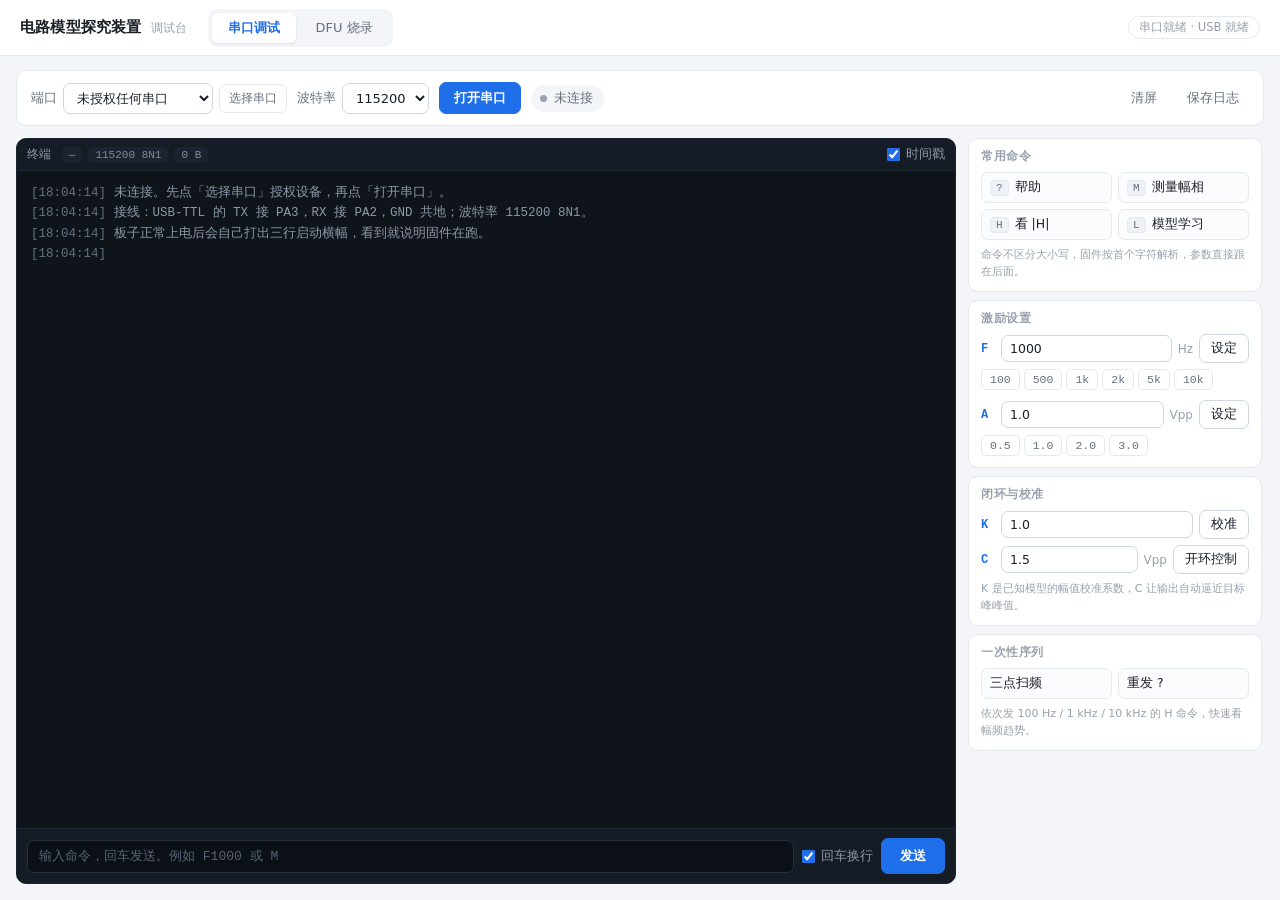
<file: 工具/调试台/index.html>
<!DOCTYPE html>
<html lang="zh-CN">
<head>
<meta charset="utf-8">
<meta name="viewport" content="width=device-width, initial-scale=1">
<title>电路模型探究装置 · 调试台</title>
<link rel="stylesheet" href="style.css?v=20261031b">
</head>
<body>

<header>
  <div class="brand">
    <b>电路模型探究装置</b>
    <span>调试台</span>
  </div>

  <div class="tabs" role="tablist">
    <button class="tab active" data-tab="serial" role="tab">串口调试</button>
    <button class="tab" data-tab="flash" role="tab">DFU 烧录</button>
  </div>

  <div class="spacer"></div>
  <div class="env-badge" id="envBadge">检测浏览器能力…</div>
</header>

<main>

  <!-- ======================================================= 串口调试 -->
  <section class="panel active" id="serial">

    <div class="card toolbar">
      <div class="field">
        <label for="portSel">端口</label>
        <select id="portSel" style="min-width:150px">
          <option value="">未授权任何串口</option>
        </select>
        <button id="btnPickPort" class="icon-btn">选择串口</button>
      </div>

      <div class="field">
        <label for="baudSel">波特率</label>
        <select id="baudSel">
          <option>115200</option>
          <option>9600</option>
          <option>57600</option>
          <option>230400</option>
          <option>460800</option>
          <option>921600</option>
        </select>
      </div>

      <button id="btnOpen" class="primary">打开串口</button>
      <div class="led" id="serialLed"><i></i><span>未连接</span></div>

      <div class="spacer"></div>
      <button id="btnClear" class="ghost">清屏</button>
      <button id="btnSaveLog" class="ghost">保存日志</button>
    </div>

    <div class="work">
      <div class="term-wrap">
        <div class="term-bar">
          <span class="title">终端</span>
          <span class="chip" id="chipPort">—</span>
          <span class="chip" id="chipBaud">115200 8N1</span>
          <span class="chip" id="chipCount">0 B</span>
          <div class="spacer"></div>
          <label class="check"><input type="checkbox" id="chkTime" checked>时间戳</label>
        </div>
        <div id="term"></div>
        <div class="send-row">
          <input type="text" id="sendInput" placeholder="输入命令，回车发送。例如 F1000 或 M" autocomplete="off" spellcheck="false">
          <label class="check"><input type="checkbox" id="chkNewline" checked>回车换行</label>
          <button id="btnSend" class="primary">发送</button>
        </div>
      </div>

      <aside class="cmd-panel">

        <div class="cmd-group">
          <h3>常用命令</h3>
          <div class="cmd-grid">
            <button class="cmd-btn" data-cmd="?"><kbd>?</kbd>帮助</button>
            <button class="cmd-btn" data-cmd="M"><kbd>M</kbd>测量幅相</button>
            <button class="cmd-btn" data-cmd="H"><kbd>H</kbd>看 |H|</button>
            <button class="cmd-btn" data-cmd="L"><kbd>L</kbd>模型学习</button>
          </div>
          <p class="hint">命令不区分大小写，固件按首个字符解析，参数直接跟在后面。</p>
        </div>

        <div class="cmd-group">
          <h3>激励设置</h3>

          <div class="cmd-row">
            <label>F</label>
            <input type="number" id="inFreq" value="1000" min="1" max="20000" step="1">
            <span style="font-size:12px;color:var(--text-mute)">Hz</span>
            <button id="btnFreq">设定</button>
          </div>
          <div class="presets">
            <button class="preset" data-freq="100">100</button>
            <button class="preset" data-freq="500">500</button>
            <button class="preset" data-freq="1000">1k</button>
            <button class="preset" data-freq="2000">2k</button>
            <button class="preset" data-freq="5000">5k</button>
            <button class="preset" data-freq="10000">10k</button>
          </div>

          <div class="cmd-row" style="margin-top:10px">
            <label>A</label>
            <input type="number" id="inAmp" value="1.0" min="0.1" max="3.3" step="0.1">
            <span style="font-size:12px;color:var(--text-mute)">Vpp</span>
            <button id="btnAmp">设定</button>
          </div>
          <div class="presets">
            <button class="preset" data-amp="0.5">0.5</button>
            <button class="preset" data-amp="1.0">1.0</button>
            <button class="preset" data-amp="2.0">2.0</button>
            <button class="preset" data-amp="3.0">3.0</button>
          </div>
        </div>

        <div class="cmd-group">
          <h3>闭环与校准</h3>

          <div class="cmd-row">
            <label>K</label>
            <input type="number" id="inK" value="1.0" min="0.2" max="5" step="0.001">
            <button id="btnK">校准</button>
          </div>

          <div class="cmd-row">
            <label>C</label>
            <input type="number" id="inC" value="1.5" min="0.1" max="3.3" step="0.1">
            <span style="font-size:12px;color:var(--text-mute)">Vpp</span>
            <button id="btnC">开环控制</button>
          </div>

          <p class="hint">K 是已知模型的幅值校准系数，C 让输出自动逼近目标峰峰值。</p>
        </div>

        <div class="cmd-group">
          <h3>一次性序列</h3>
          <div class="cmd-grid">
            <button class="cmd-btn" id="btnSweep">三点扫频</button>
            <button class="cmd-btn" id="btnBanner">重发 ?</button>
          </div>
          <p class="hint">依次发 100 Hz / 1 kHz / 10 kHz 的 H 命令，快速看幅频趋势。</p>
        </div>

      </aside>
    </div>
  </section>

  <!-- ======================================================= DFU 烧录 -->
  <section class="panel" id="flash">

    <div class="grid">

      <div class="col">

        <div class="sect">
          <h3><span class="n">1</span>连接 DFU 设备</h3>
          <button id="btnUsb" class="primary" style="width:100%">连接 DFU 设备（0483:DF11）</button>
          <dl class="kv" style="margin-top:12px">
            <dt>设备</dt><dd id="usbName" class="empty">未连接</dd>
            <dt>VID:PID</dt><dd id="usbIds" class="empty">—</dd>
            <dt>bootloader</dt><dd id="usbVer" class="empty">—</dd>
            <dt>接口 / 块</dt><dd id="usbIface" class="empty">—</dd>
            <dt>状态</dt><dd id="usbState" class="empty">—</dd>
          </dl>

          <details class="steps" style="margin-top:12px">
            <summary>怎么让板子进 DFU</summary>
            <div class="body">
              <ol>
                <li>上排第 1 针（丝印 <code>BT0</code>）用杜邦线接到旁边的 <code>3V3</code></li>
                <li>插上板载 Type-C，或按一下复位键</li>
                <li>设备管理器出现 <code>STM32 BOOTLOADER</code> 即成功</li>
                <li>烧完拔掉 BOOT0 那根线，再复位，程序才跑</li>
              </ol>
              首次使用需用 Zadig 给这个设备装一次 WinUSB 驱动，见 <code>工具\README.md</code>。
            </div>
          </details>
        </div>

        <div class="sect">
          <h3><span class="n">2</span>选择固件</h3>
          <div class="drop" id="dropZone">
            <b>点击选择 .hex 文件</b>
            <span>或把文件拖到这里<br>默认路径 Keil\Objects\CircuitModel.hex</span>
          </div>
          <input type="file" id="fileInput" accept=".hex,.HEX" class="hide">
          <dl class="kv" style="margin-top:12px">
            <dt>文件</dt><dd id="fileInfo" class="empty">未选择</dd>
            <dt>地址范围</dt><dd id="fileRange" class="empty">—</dd>
            <dt>数据量</dt><dd id="fileSize" class="empty">—</dd>
            <dt>分段</dt><dd id="fileSegs" class="empty">—</dd>
          </dl>
        </div>

        <div class="sect">
          <h3><span class="n">3</span>烧录</h3>
          <button id="btnFlash" class="primary" style="width:100%" disabled>开始烧录</button>
          <div class="progress" id="progWrap"><i id="progBar"></i></div>
          <div class="prog-line">
            <span id="progText">等待开始</span>
            <span id="progPct">0%</span>
          </div>
          <p class="hint" style="font-size:11.5px;color:var(--text-mute);margin:9px 0 0;line-height:1.6">
            每一块都由芯片返回状态确认，失败立即中断。烧完芯片自动复位并重新枚举。
          </p>
        </div>

      </div>

      <div class="col" style="min-height:0">

        <div class="tip" style="flex:0 0 auto">
          <span><b>本页走浏览器原生 WebUSB，免安装。</b>若浏览器访问不到设备（驱动不是 WinUSB，或被 CubeProgrammer 占用），
          按 <code>工具\README.md</code> 重装一次 WinUSB，或改用 ST-Link 在 Keil 里按 F8。</span>
        </div>

        <div class="log-wrap">
          <div class="log-head">
            <span class="title">烧录日志</span>
            <div class="spacer"></div>
            <button id="btnClearLog" class="ghost">清空</button>
            <button id="btnSaveLog2" class="ghost">保存</button>
          </div>
          <div id="flog"></div>
        </div>

      </div>
    </div>
  </section>

</main>

<script src="app.js?v=20261031b"></script>
</body>
</html>
</file>
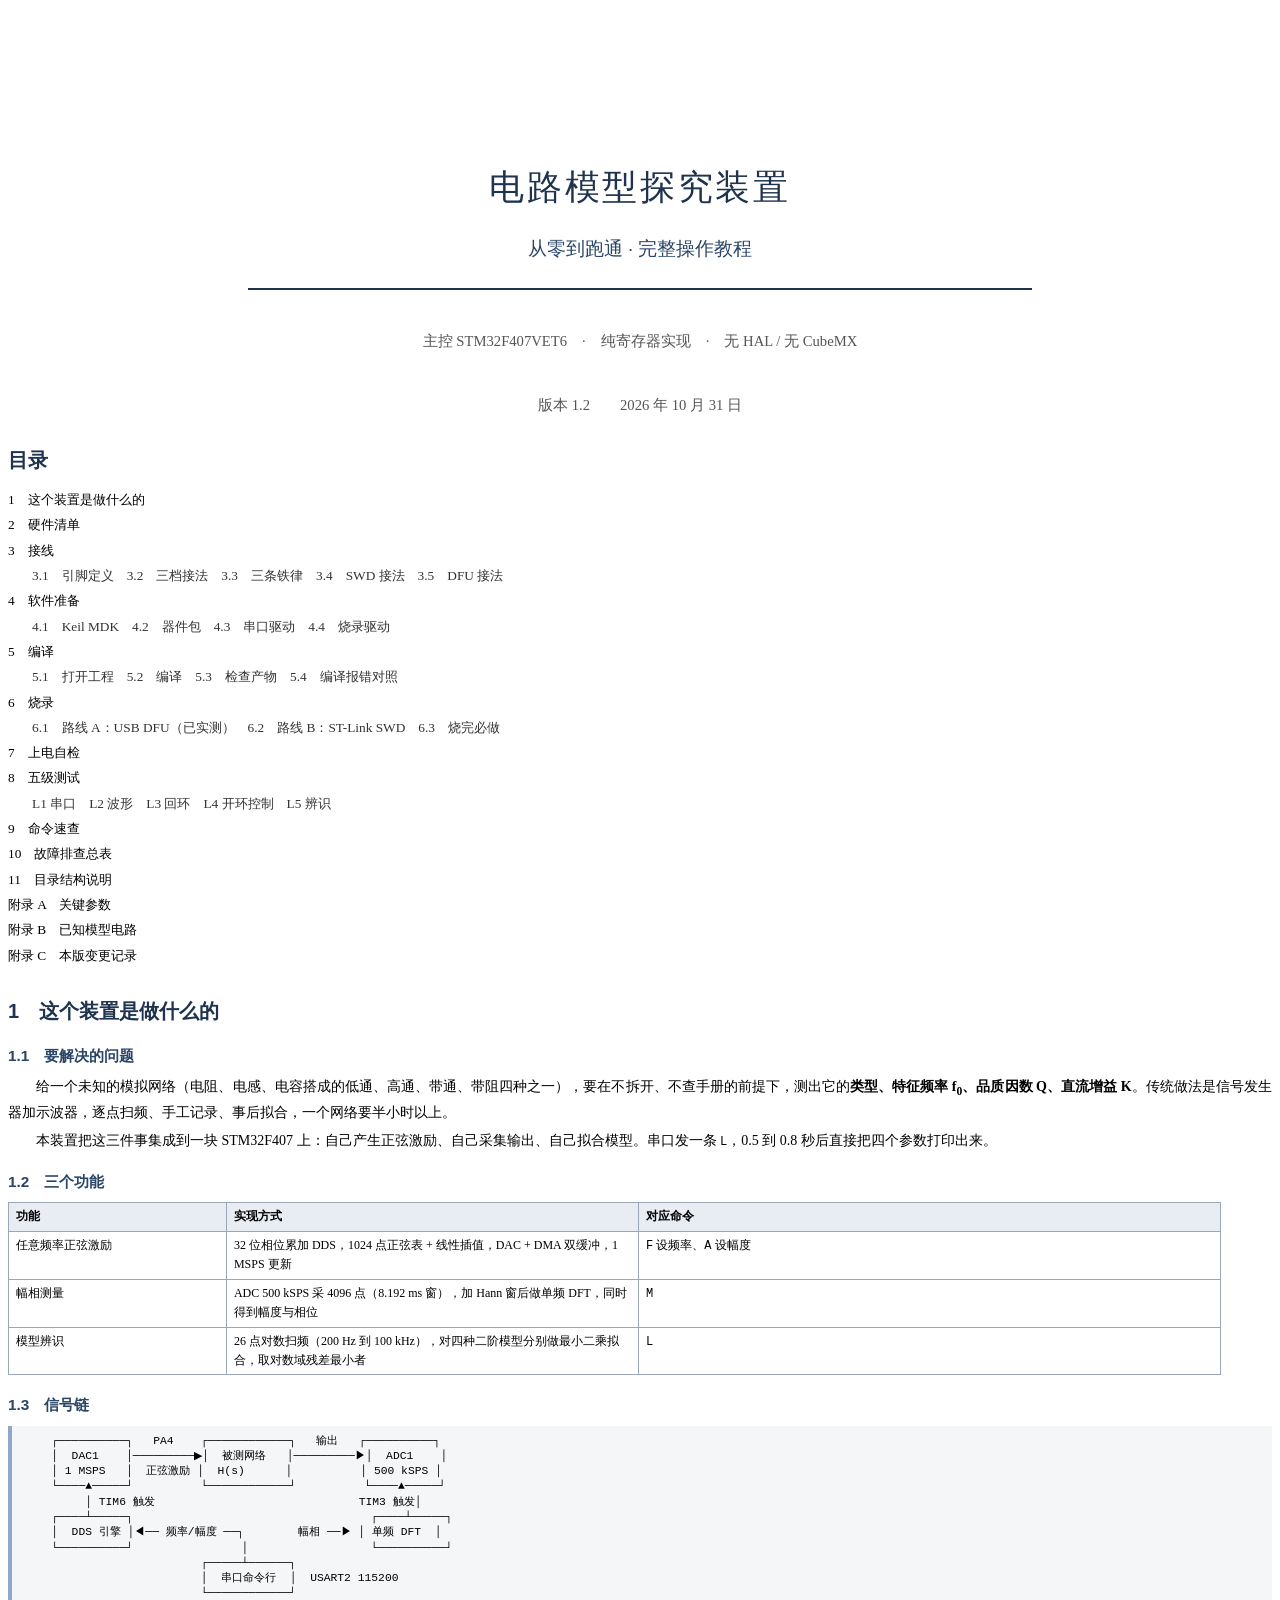
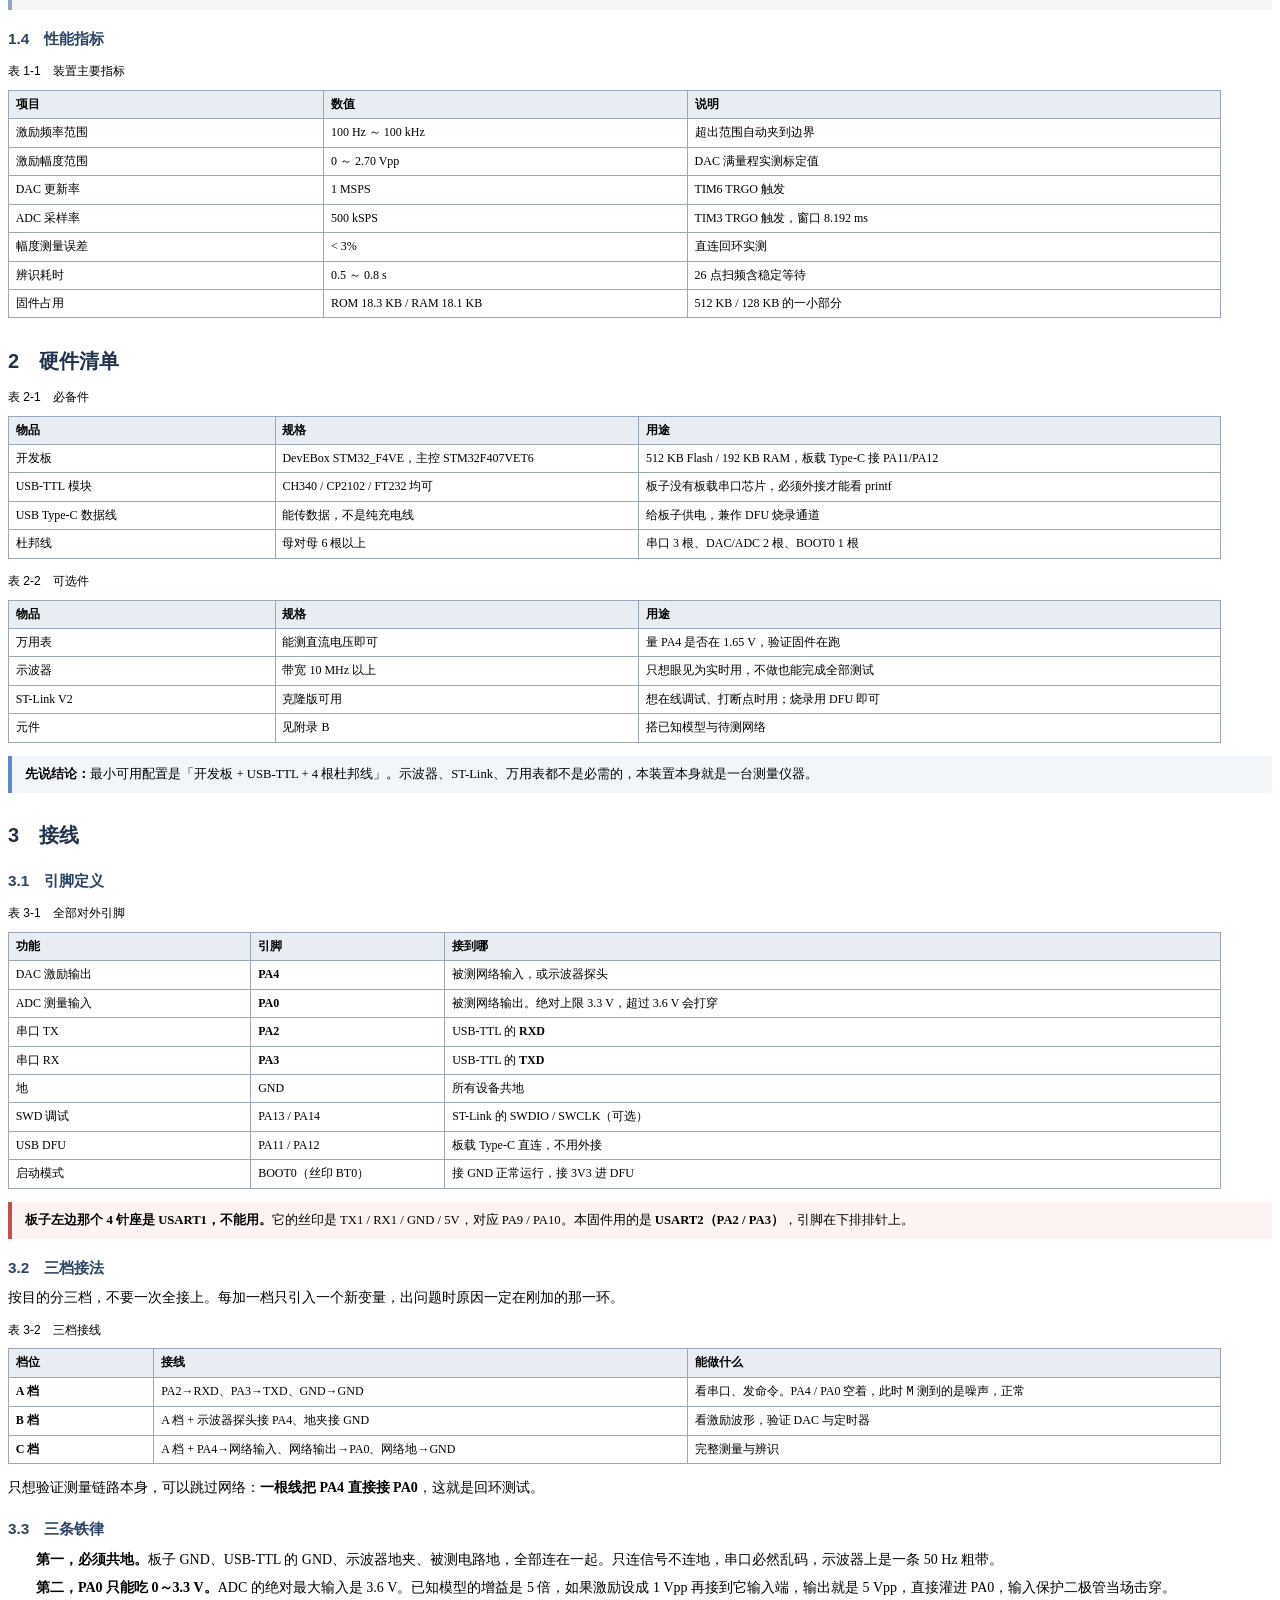
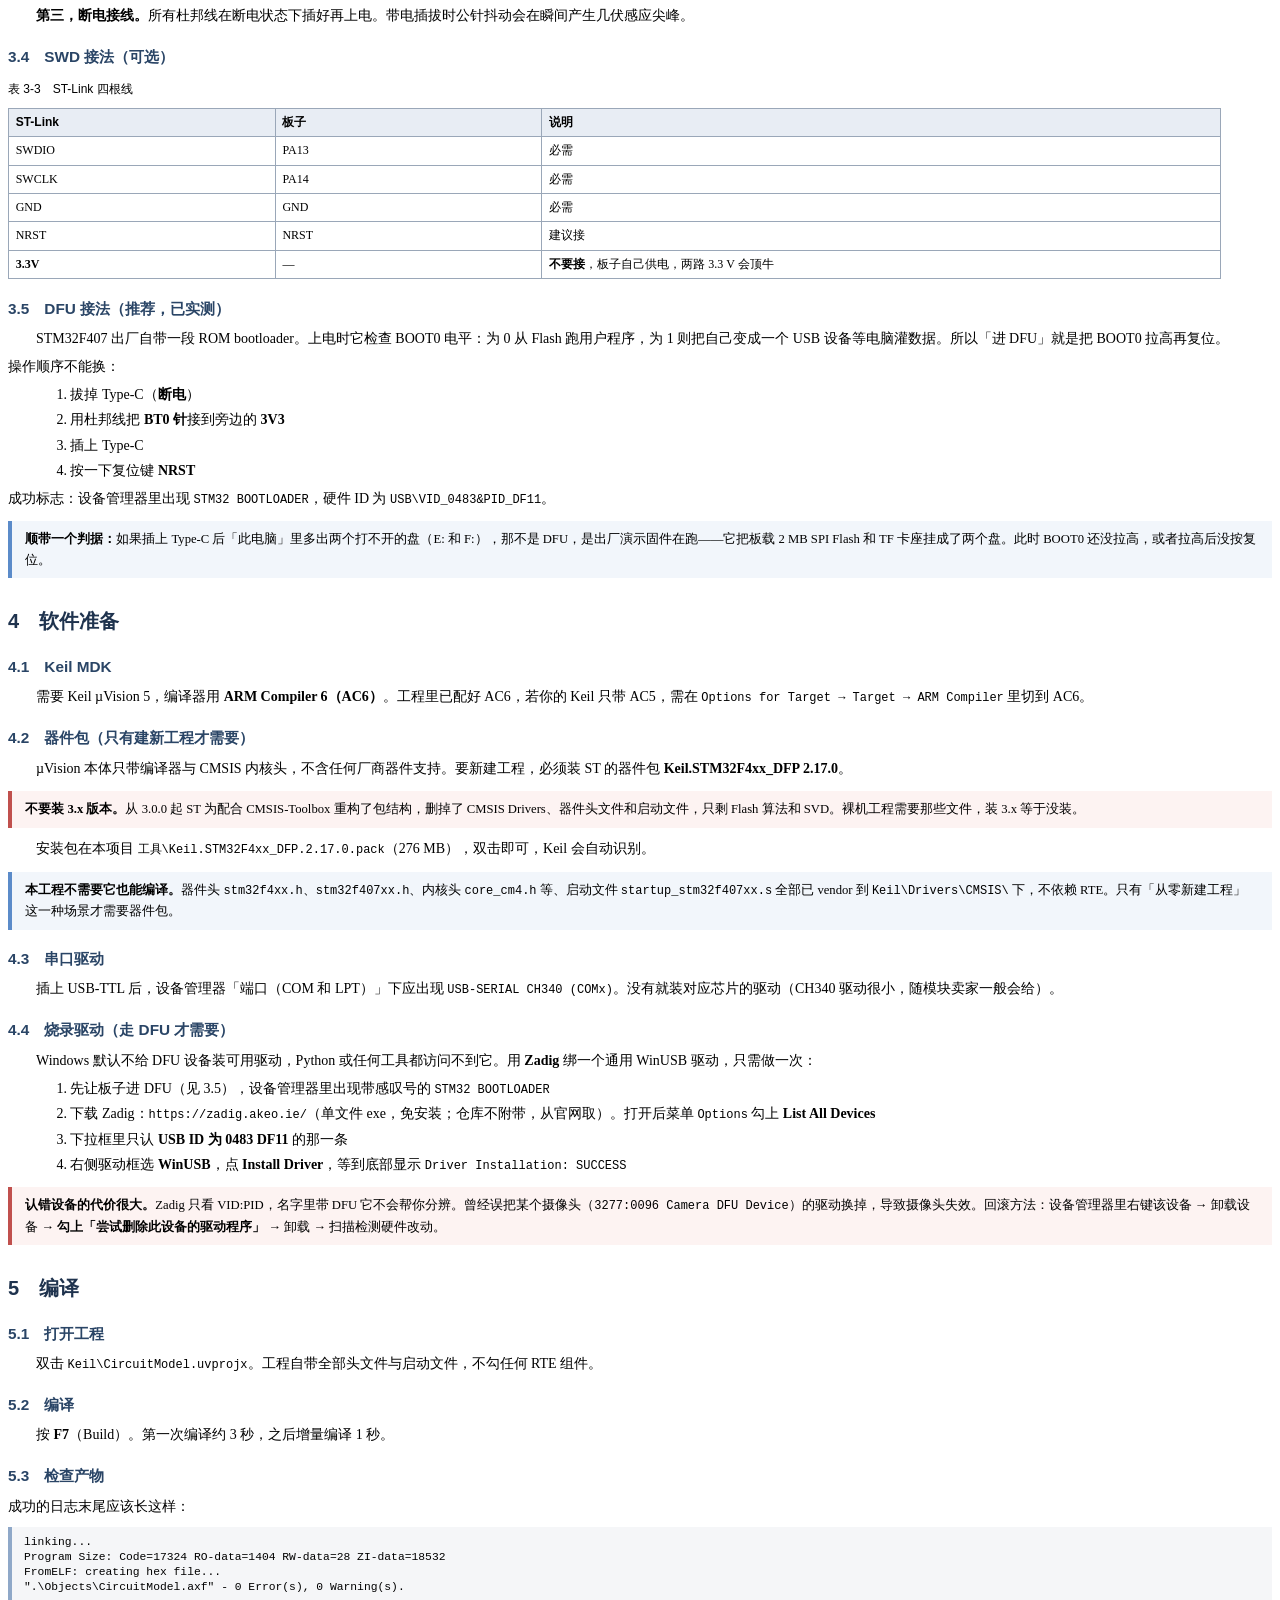
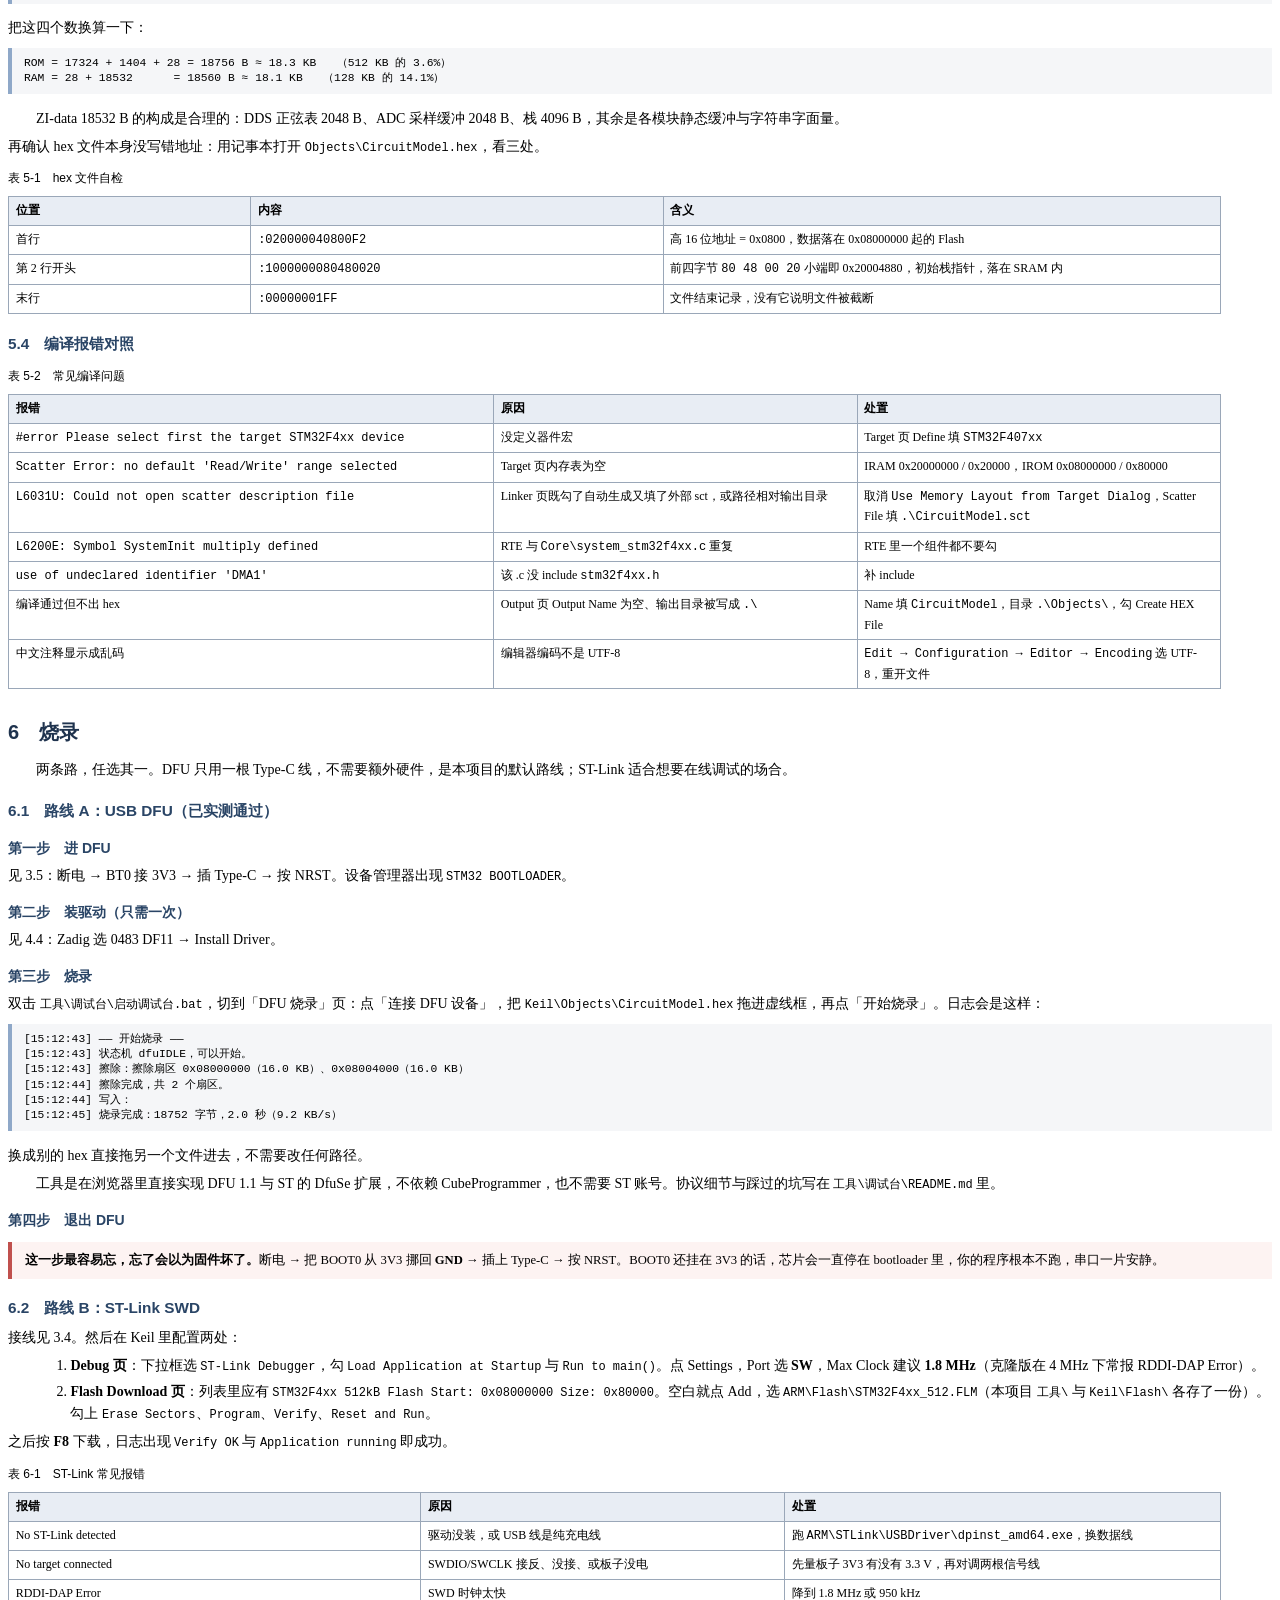
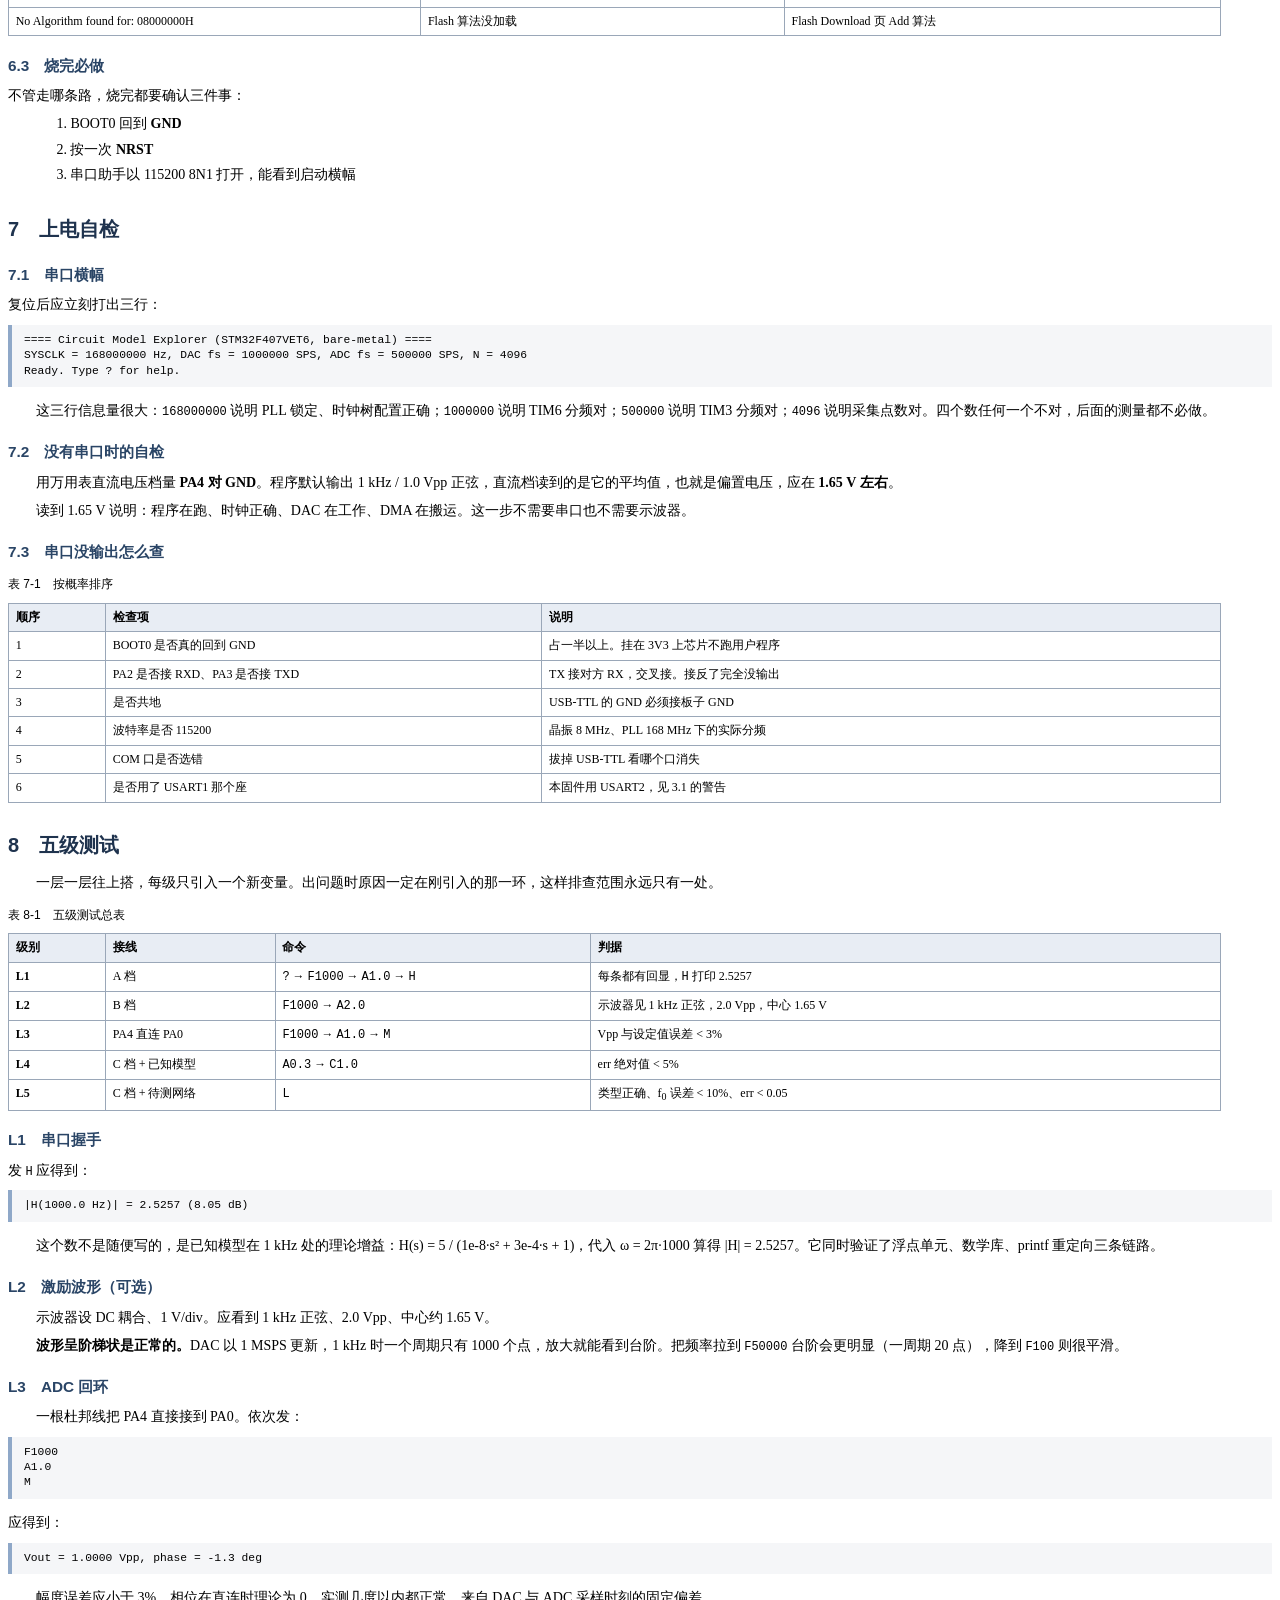
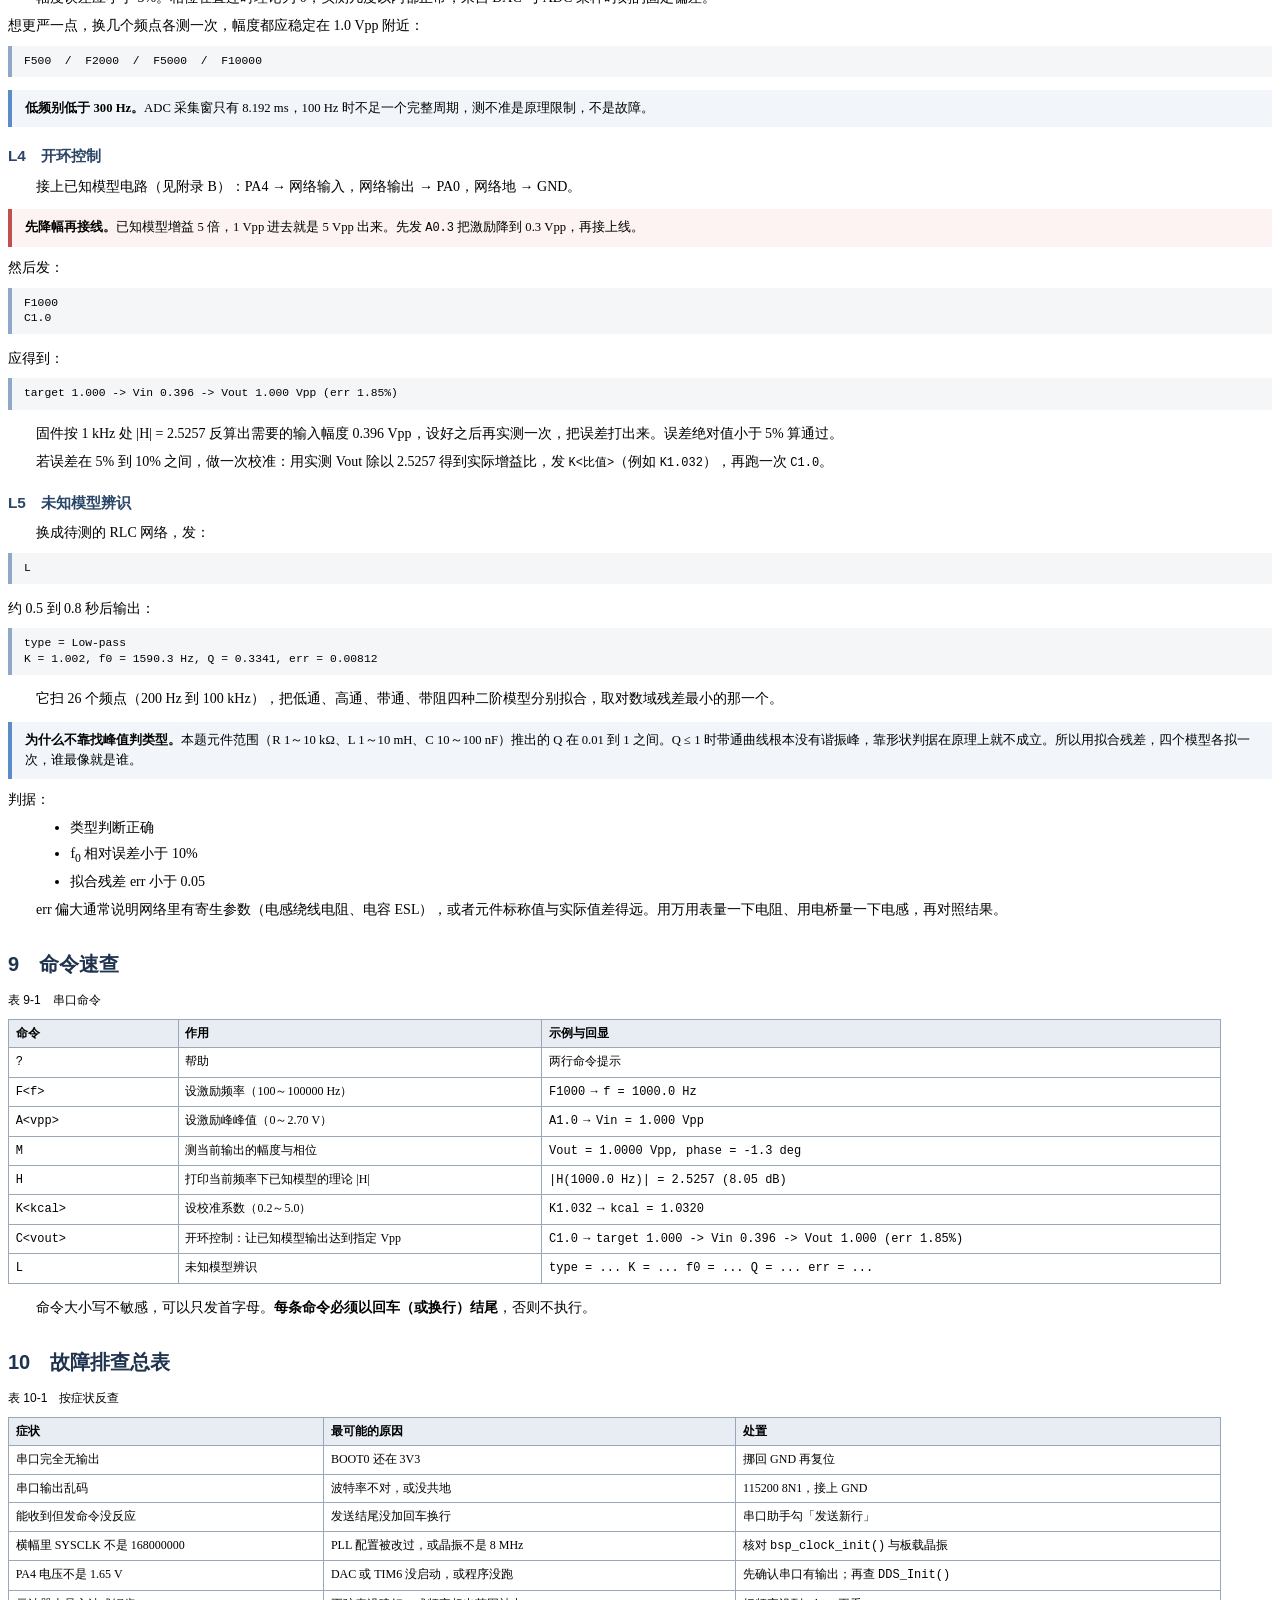
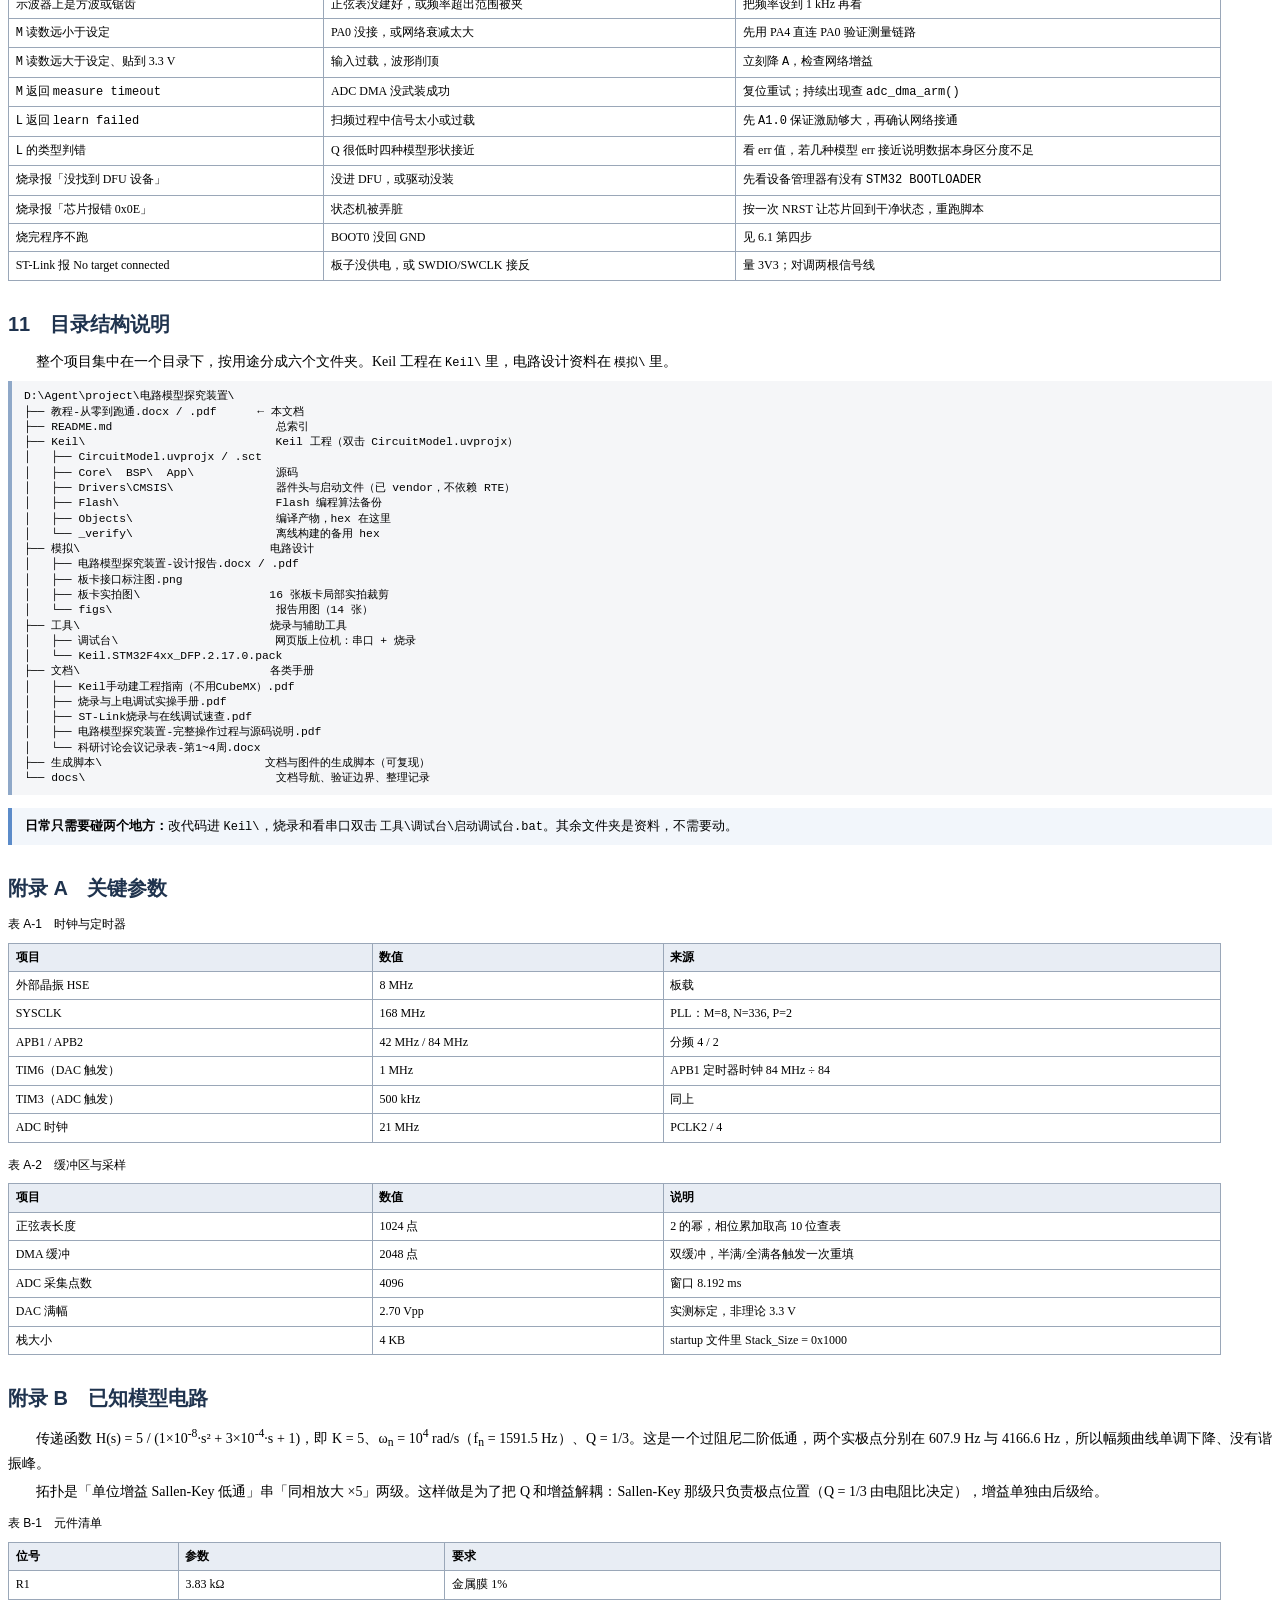
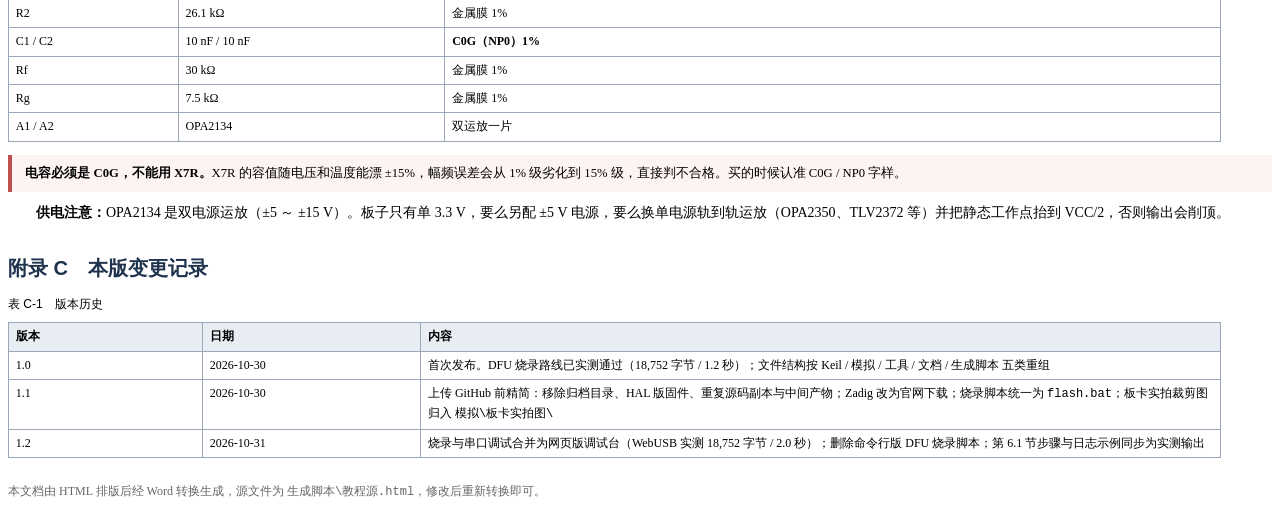
<file: 生成脚本/教程源.html>
<!DOCTYPE html>
<html>
<head>
<meta charset="utf-8">
<title>电路模型探究装置 · 从零到跑通</title>
<style>
@page { size: A4; margin: 2.4cm 2.4cm 2.2cm 2.4cm; }
* { -webkit-print-color-adjust: exact; print-color-adjust: exact; }
body { font-family: "宋体", serif; font-size: 10.5pt; line-height: 1.62; color: #000; }
h1 { font-family: "黑体", sans-serif; font-size: 15pt; color: #1F334E; margin: 20pt 0 8pt 0; page-break-after: avoid; }
h2 { font-family: "黑体", sans-serif; font-size: 11.5pt; color: #2A4566; margin: 13pt 0 5pt 0; page-break-after: avoid; }
h3 { font-family: "黑体", sans-serif; font-size: 10.5pt; color: #2A4566; margin: 10pt 0 4pt 0; page-break-after: avoid; }
p { margin: 4pt 0; text-indent: 2em; text-align: justify; }
p.ni { text-indent: 0; }
ul, ol { margin: 4pt 0 4pt 1.6em; }
li { margin: 2pt 0; }
table { border-collapse: collapse; width: 96%; margin: 6pt 0 10pt 0; font-size: 9pt; }
th { background-color: #E8EDF4; border: 1px solid #9AA7B8; padding: 3pt 5pt; font-family: "黑体", sans-serif; font-size: 9pt; text-align: left; }
td { border: 1px solid #9AA7B8; padding: 3pt 5pt; vertical-align: top; }
pre { background-color: #F5F6F8; border-left: 3pt solid #8FA8C8; padding: 6pt 9pt; font-family: Consolas, "Courier New", monospace; font-size: 8.5pt; line-height: 1.35; margin: 6pt 0 10pt 0; }
code { font-family: Consolas, "Courier New", monospace; font-size: 9pt; }
.cap { font-family: "黑体", sans-serif; font-size: 9pt; margin: 8pt 0 2pt 0; page-break-after: avoid; text-indent: 0; }
.note { background-color: #F2F6FB; border-left: 3pt solid #5B8BC9; padding: 6pt 10pt; margin: 8pt 0; font-size: 9.5pt; text-indent: 0; }
.warn { background-color: #FDF3F2; border-left: 3pt solid #C0504D; padding: 6pt 10pt; margin: 8pt 0; font-size: 9.5pt; text-indent: 0; }
.pb { page-break-before: always; }
.cover { text-align: center; margin-top: 4.2cm; }
.cover .t1 { font-family: "黑体", sans-serif; font-size: 26pt; color: #1F334E; letter-spacing: 2pt; }
.cover .t2 { font-family: "黑体", sans-serif; font-size: 14pt; color: #2A4566; margin-top: 14pt; }
.cover .t3 { font-size: 11pt; color: #555; margin-top: 30pt; }
.cover .line { border-top: 1.5pt solid #1F334E; width: 62%; margin: 18pt auto; }
.toc { font-size: 10pt; line-height: 1.9; }
.toc div { text-indent: 0; }
.toc .l2 { padding-left: 1.8em; color: #333; }
</style>
</head>
<body>

<div class="cover">
  <div class="t1">电路模型探究装置</div>
  <div class="t2">从零到跑通 · 完整操作教程</div>
  <div class="line"></div>
  <div class="t3">主控 STM32F407VET6　·　纯寄存器实现　·　无 HAL / 无 CubeMX</div>
  <div class="t3">版本 1.2　　2026 年 10 月 31 日</div>
</div>

<div class="pb"></div>
<h1>目录</h1>
<div class="toc">
<div>1　这个装置是做什么的</div>
<div>2　硬件清单</div>
<div>3　接线</div>
<div class="l2">3.1　引脚定义　3.2　三档接法　3.3　三条铁律　3.4　SWD 接法　3.5　DFU 接法</div>
<div>4　软件准备</div>
<div class="l2">4.1　Keil MDK　4.2　器件包　4.3　串口驱动　4.4　烧录驱动</div>
<div>5　编译</div>
<div class="l2">5.1　打开工程　5.2　编译　5.3　检查产物　5.4　编译报错对照</div>
<div>6　烧录</div>
<div class="l2">6.1　路线 A：USB DFU（已实测）　6.2　路线 B：ST-Link SWD　6.3　烧完必做</div>
<div>7　上电自检</div>
<div>8　五级测试</div>
<div class="l2">L1 串口　L2 波形　L3 回环　L4 开环控制　L5 辨识</div>
<div>9　命令速查</div>
<div>10　故障排查总表</div>
<div>11　目录结构说明</div>
<div>附录 A　关键参数</div>
<div>附录 B　已知模型电路</div>
<div>附录 C　本版变更记录</div>
</div>

<div class="pb"></div>
<h1>1　这个装置是做什么的</h1>

<h2>1.1　要解决的问题</h2>
<p>给一个未知的模拟网络（电阻、电感、电容搭成的低通、高通、带通、带阻四种之一），要在不拆开、不查手册的前提下，测出它的<b>类型、特征频率 f<sub>0</sub>、品质因数 Q、直流增益 K</b>。传统做法是信号发生器加示波器，逐点扫频、手工记录、事后拟合，一个网络要半小时以上。</p>
<p>本装置把这三件事集成到一块 STM32F407 上：自己产生正弦激励、自己采集输出、自己拟合模型。串口发一条 <code>L</code>，0.5 到 0.8 秒后直接把四个参数打印出来。</p>

<h2>1.2　三个功能</h2>
<table>
<tr><th style="width:18%">功能</th><th style="width:34%">实现方式</th><th>对应命令</th></tr>
<tr><td>任意频率正弦激励</td><td>32 位相位累加 DDS，1024 点正弦表 + 线性插值，DAC + DMA 双缓冲，1 MSPS 更新</td><td><code>F</code> 设频率、<code>A</code> 设幅度</td></tr>
<tr><td>幅相测量</td><td>ADC 500 kSPS 采 4096 点（8.192 ms 窗），加 Hann 窗后做单频 DFT，同时得到幅度与相位</td><td><code>M</code></td></tr>
<tr><td>模型辨识</td><td>26 点对数扫频（200 Hz 到 100 kHz），对四种二阶模型分别做最小二乘拟合，取对数域残差最小者</td><td><code>L</code></td></tr>
</table>

<h2>1.3　信号链</h2>
<pre>    ┌──────────┐   PA4    ┌────────────┐   输出   ┌──────────┐
    │  DAC1    │─────────▶│  被测网络   │─────────▶│  ADC1    │
    │ 1 MSPS   │  正弦激励 │  H(s)      │          │ 500 kSPS │
    └────▲─────┘          └────────────┘          └────▲─────┘
         │ TIM6 触发                              TIM3 触发│
    ┌────┴─────┐                                   ┌────┴─────┐
    │  DDS 引擎 │◀── 频率/幅度 ──┐        幅相 ──▶ │ 单频 DFT  │
    └──────────┘                │                  └──────────┘
                          ┌─────┴──────┐
                          │  串口命令行  │  USART2 115200
                          └────────────┘</pre>

<h2>1.4　性能指标</h2>
<div class="cap">表 1-1　装置主要指标</div>
<table>
<tr><th style="width:26%">项目</th><th style="width:30%">数值</th><th>说明</th></tr>
<tr><td>激励频率范围</td><td>100 Hz ～ 100 kHz</td><td>超出范围自动夹到边界</td></tr>
<tr><td>激励幅度范围</td><td>0 ～ 2.70 Vpp</td><td>DAC 满量程实测标定值</td></tr>
<tr><td>DAC 更新率</td><td>1 MSPS</td><td>TIM6 TRGO 触发</td></tr>
<tr><td>ADC 采样率</td><td>500 kSPS</td><td>TIM3 TRGO 触发，窗口 8.192 ms</td></tr>
<tr><td>幅度测量误差</td><td>&lt; 3%</td><td>直连回环实测</td></tr>
<tr><td>辨识耗时</td><td>0.5 ～ 0.8 s</td><td>26 点扫频含稳定等待</td></tr>
<tr><td>固件占用</td><td>ROM 18.3 KB / RAM 18.1 KB</td><td>512 KB / 128 KB 的一小部分</td></tr>
</table>

<h1>2　硬件清单</h1>

<div class="cap">表 2-1　必备件</div>
<table>
<tr><th style="width:22%">物品</th><th style="width:30%">规格</th><th>用途</th></tr>
<tr><td>开发板</td><td>DevEBox STM32_F4VE，主控 STM32F407VET6</td><td>512 KB Flash / 192 KB RAM，板载 Type-C 接 PA11/PA12</td></tr>
<tr><td>USB-TTL 模块</td><td>CH340 / CP2102 / FT232 均可</td><td>板子没有板载串口芯片，必须外接才能看 printf</td></tr>
<tr><td>USB Type-C 数据线</td><td>能传数据，不是纯充电线</td><td>给板子供电，兼作 DFU 烧录通道</td></tr>
<tr><td>杜邦线</td><td>母对母 6 根以上</td><td>串口 3 根、DAC/ADC 2 根、BOOT0 1 根</td></tr>
</table>

<div class="cap">表 2-2　可选件</div>
<table>
<tr><th style="width:22%">物品</th><th style="width:30%">规格</th><th>用途</th></tr>
<tr><td>万用表</td><td>能测直流电压即可</td><td>量 PA4 是否在 1.65 V，验证固件在跑</td></tr>
<tr><td>示波器</td><td>带宽 10 MHz 以上</td><td>只想眼见为实时用，不做也能完成全部测试</td></tr>
<tr><td>ST-Link V2</td><td>克隆版可用</td><td>想在线调试、打断点时用；烧录用 DFU 即可</td></tr>
<tr><td>元件</td><td>见附录 B</td><td>搭已知模型与待测网络</td></tr>
</table>

<div class="note"><b>先说结论：</b>最小可用配置是「开发板 + USB-TTL + 4 根杜邦线」。示波器、ST-Link、万用表都不是必需的，本装置本身就是一台测量仪器。</div>

<div class="pb"></div>
<h1>3　接线</h1>

<h2>3.1　引脚定义</h2>
<div class="cap">表 3-1　全部对外引脚</div>
<table>
<tr><th style="width:20%">功能</th><th style="width:16%">引脚</th><th>接到哪</th></tr>
<tr><td>DAC 激励输出</td><td><b>PA4</b></td><td>被测网络输入，或示波器探头</td></tr>
<tr><td>ADC 测量输入</td><td><b>PA0</b></td><td>被测网络输出。绝对上限 3.3 V，超过 3.6 V 会打穿</td></tr>
<tr><td>串口 TX</td><td><b>PA2</b></td><td>USB-TTL 的 <b>RXD</b></td></tr>
<tr><td>串口 RX</td><td><b>PA3</b></td><td>USB-TTL 的 <b>TXD</b></td></tr>
<tr><td>地</td><td>GND</td><td>所有设备共地</td></tr>
<tr><td>SWD 调试</td><td>PA13 / PA14</td><td>ST-Link 的 SWDIO / SWCLK（可选）</td></tr>
<tr><td>USB DFU</td><td>PA11 / PA12</td><td>板载 Type-C 直连，不用外接</td></tr>
<tr><td>启动模式</td><td>BOOT0（丝印 BT0）</td><td>接 GND 正常运行，接 3V3 进 DFU</td></tr>
</table>

<div class="warn"><b>板子左边那个 4 针座是 USART1，不能用。</b>它的丝印是 TX1 / RX1 / GND / 5V，对应 PA9 / PA10。本固件用的是 <b>USART2（PA2 / PA3）</b>，引脚在下排排针上。</div>

<h2>3.2　三档接法</h2>
<p class="ni">按目的分三档，不要一次全接上。每加一档只引入一个新变量，出问题时原因一定在刚加的那一环。</p>

<div class="cap">表 3-2　三档接线</div>
<table>
<tr><th style="width:12%">档位</th><th style="width:44%">接线</th><th>能做什么</th></tr>
<tr><td><b>A 档</b></td><td>PA2→RXD、PA3→TXD、GND→GND</td><td>看串口、发命令。PA4 / PA0 空着，此时 <code>M</code> 测到的是噪声，正常</td></tr>
<tr><td><b>B 档</b></td><td>A 档 + 示波器探头接 PA4、地夹接 GND</td><td>看激励波形，验证 DAC 与定时器</td></tr>
<tr><td><b>C 档</b></td><td>A 档 + PA4→网络输入、网络输出→PA0、网络地→GND</td><td>完整测量与辨识</td></tr>
</table>

<p class="ni">只想验证测量链路本身，可以跳过网络：<b>一根线把 PA4 直接接 PA0</b>，这就是回环测试。</p>

<h2>3.3　三条铁律</h2>
<p><b>第一，必须共地。</b>板子 GND、USB-TTL 的 GND、示波器地夹、被测电路地，全部连在一起。只连信号不连地，串口必然乱码，示波器上是一条 50 Hz 粗带。</p>
<p><b>第二，PA0 只能吃 0～3.3 V。</b>ADC 的绝对最大输入是 3.6 V。已知模型的增益是 5 倍，如果激励设成 1 Vpp 再接到它输入端，输出就是 5 Vpp，直接灌进 PA0，输入保护二极管当场击穿。</p>
<p><b>第三，断电接线。</b>所有杜邦线在断电状态下插好再上电。带电插拔时公针抖动会在瞬间产生几伏感应尖峰。</p>

<h2>3.4　SWD 接法（可选）</h2>
<div class="cap">表 3-3　ST-Link 四根线</div>
<table>
<tr><th style="width:22%">ST-Link</th><th style="width:22%">板子</th><th>说明</th></tr>
<tr><td>SWDIO</td><td>PA13</td><td>必需</td></tr>
<tr><td>SWCLK</td><td>PA14</td><td>必需</td></tr>
<tr><td>GND</td><td>GND</td><td>必需</td></tr>
<tr><td>NRST</td><td>NRST</td><td>建议接</td></tr>
<tr><td><b>3.3V</b></td><td>—</td><td><b>不要接</b>，板子自己供电，两路 3.3 V 会顶牛</td></tr>
</table>

<h2>3.5　DFU 接法（推荐，已实测）</h2>
<p>STM32F407 出厂自带一段 ROM bootloader。上电时它检查 BOOT0 电平：为 0 从 Flash 跑用户程序，为 1 则把自己变成一个 USB 设备等电脑灌数据。所以「进 DFU」就是把 BOOT0 拉高再复位。</p>
<p class="ni">操作顺序不能换：</p>
<ol>
<li>拔掉 Type-C（<b>断电</b>）</li>
<li>用杜邦线把 <b>BT0 针</b>接到旁边的 <b>3V3</b></li>
<li>插上 Type-C</li>
<li>按一下复位键 <b>NRST</b></li>
</ol>
<p class="ni">成功标志：设备管理器里出现 <code>STM32 BOOTLOADER</code>，硬件 ID 为 <code>USB\VID_0483&amp;PID_DF11</code>。</p>
<div class="note"><b>顺带一个判据：</b>如果插上 Type-C 后「此电脑」里多出两个打不开的盘（E: 和 F:），那不是 DFU，是出厂演示固件在跑——它把板载 2 MB SPI Flash 和 TF 卡座挂成了两个盘。此时 BOOT0 还没拉高，或者拉高后没按复位。</div>

<div class="pb"></div>
<h1>4　软件准备</h1>

<h2>4.1　Keil MDK</h2>
<p>需要 Keil µVision 5，编译器用 <b>ARM Compiler 6（AC6）</b>。工程里已配好 AC6，若你的 Keil 只带 AC5，需在 <code>Options for Target → Target → ARM Compiler</code> 里切到 AC6。</p>

<h2>4.2　器件包（只有建新工程才需要）</h2>
<p>µVision 本体只带编译器与 CMSIS 内核头，不含任何厂商器件支持。要新建工程，必须装 ST 的器件包 <b>Keil.STM32F4xx_DFP 2.17.0</b>。</p>
<div class="warn"><b>不要装 3.x 版本。</b>从 3.0.0 起 ST 为配合 CMSIS-Toolbox 重构了包结构，删掉了 CMSIS Drivers、器件头文件和启动文件，只剩 Flash 算法和 SVD。裸机工程需要那些文件，装 3.x 等于没装。</div>
<p>安装包在本项目 <code>工具\Keil.STM32F4xx_DFP.2.17.0.pack</code>（276 MB），双击即可，Keil 会自动识别。</p>
<div class="note"><b>本工程不需要它也能编译。</b>器件头 <code>stm32f4xx.h</code>、<code>stm32f407xx.h</code>、内核头 <code>core_cm4.h</code> 等、启动文件 <code>startup_stm32f407xx.s</code> 全部已 vendor 到 <code>Keil\Drivers\CMSIS\</code> 下，不依赖 RTE。只有「从零新建工程」这一种场景才需要器件包。</div>

<h2>4.3　串口驱动</h2>
<p>插上 USB-TTL 后，设备管理器「端口（COM 和 LPT）」下应出现 <code>USB-SERIAL CH340 (COMx)</code>。没有就装对应芯片的驱动（CH340 驱动很小，随模块卖家一般会给）。</p>

<h2>4.4　烧录驱动（走 DFU 才需要）</h2>
<p>Windows 默认不给 DFU 设备装可用驱动，Python 或任何工具都访问不到它。用 <b>Zadig</b> 绑一个通用 WinUSB 驱动，只需做一次：</p>
<ol>
<li>先让板子进 DFU（见 3.5），设备管理器里出现带感叹号的 <code>STM32 BOOTLOADER</code></li>
<li>下载 Zadig：<code>https://zadig.akeo.ie/</code>（单文件 exe，免安装；仓库不附带，从官网取）。打开后菜单 <code>Options</code> 勾上 <b>List All Devices</b></li>
<li>下拉框里只认 <b>USB ID 为 0483 DF11</b> 的那一条</li>
<li>右侧驱动框选 <b>WinUSB</b>，点 <b>Install Driver</b>，等到底部显示 <code>Driver Installation: SUCCESS</code></li>
</ol>
<div class="warn"><b>认错设备的代价很大。</b>Zadig 只看 VID:PID，名字里带 DFU 它不会帮你分辨。曾经误把某个摄像头（<code>3277:0096 Camera DFU Device</code>）的驱动换掉，导致摄像头失效。回滚方法：设备管理器里右键该设备 → 卸载设备 → <b>勾上「尝试删除此设备的驱动程序」</b> → 卸载 → 扫描检测硬件改动。</div>

<div class="pb"></div>
<h1>5　编译</h1>

<h2>5.1　打开工程</h2>
<p>双击 <code>Keil\CircuitModel.uvprojx</code>。工程自带全部头文件与启动文件，不勾任何 RTE 组件。</p>

<h2>5.2　编译</h2>
<p>按 <b>F7</b>（Build）。第一次编译约 3 秒，之后增量编译 1 秒。</p>

<h2>5.3　检查产物</h2>
<p class="ni">成功的日志末尾应该长这样：</p>
<pre>linking...
Program Size: Code=17324 RO-data=1404 RW-data=28 ZI-data=18532
FromELF: creating hex file...
".\Objects\CircuitModel.axf" - 0 Error(s), 0 Warning(s).</pre>
<p class="ni">把这四个数换算一下：</p>
<pre>ROM = 17324 + 1404 + 28 = 18756 B ≈ 18.3 KB   （512 KB 的 3.6%）
RAM = 28 + 18532      = 18560 B ≈ 18.1 KB   （128 KB 的 14.1%）</pre>
<p>ZI-data 18532 B 的构成是合理的：DDS 正弦表 2048 B、ADC 采样缓冲 2048 B、栈 4096 B，其余是各模块静态缓冲与字符串字面量。</p>
<p class="ni">再确认 hex 文件本身没写错地址：用记事本打开 <code>Objects\CircuitModel.hex</code>，看三处。</p>
<div class="cap">表 5-1　hex 文件自检</div>
<table>
<tr><th style="width:20%">位置</th><th style="width:34%">内容</th><th>含义</th></tr>
<tr><td>首行</td><td><code>:020000040800F2</code></td><td>高 16 位地址 = 0x0800，数据落在 0x08000000 起的 Flash</td></tr>
<tr><td>第 2 行开头</td><td><code>:1000000080480020</code></td><td>前四字节 <code>80 48 00 20</code> 小端即 0x20004880，初始栈指针，落在 SRAM 内</td></tr>
<tr><td>末行</td><td><code>:00000001FF</code></td><td>文件结束记录，没有它说明文件被截断</td></tr>
</table>

<h2>5.4　编译报错对照</h2>
<div class="cap">表 5-2　常见编译问题</div>
<table>
<tr><th style="width:40%">报错</th><th style="width:30%">原因</th><th>处置</th></tr>
<tr><td><code>#error Please select first the target STM32F4xx device</code></td><td>没定义器件宏</td><td>Target 页 Define 填 <code>STM32F407xx</code></td></tr>
<tr><td><code>Scatter Error: no default 'Read/Write' range selected</code></td><td>Target 页内存表为空</td><td>IRAM 0x20000000 / 0x20000，IROM 0x08000000 / 0x80000</td></tr>
<tr><td><code>L6031U: Could not open scatter description file</code></td><td>Linker 页既勾了自动生成又填了外部 sct，或路径相对输出目录</td><td>取消 <code>Use Memory Layout from Target Dialog</code>，Scatter File 填 <code>.\CircuitModel.sct</code></td></tr>
<tr><td><code>L6200E: Symbol SystemInit multiply defined</code></td><td>RTE 与 <code>Core\system_stm32f4xx.c</code> 重复</td><td>RTE 里一个组件都不要勾</td></tr>
<tr><td><code>use of undeclared identifier 'DMA1'</code></td><td>该 .c 没 include <code>stm32f4xx.h</code></td><td>补 include</td></tr>
<tr><td>编译通过但不出 hex</td><td>Output 页 Output Name 为空、输出目录被写成 <code>.\</code></td><td>Name 填 <code>CircuitModel</code>，目录 <code>.\Objects\</code>，勾 Create HEX File</td></tr>
<tr><td>中文注释显示成乱码</td><td>编辑器编码不是 UTF-8</td><td><code>Edit → Configuration → Editor → Encoding</code> 选 UTF-8，重开文件</td></tr>
</table>

<div class="pb"></div>
<h1>6　烧录</h1>

<p>两条路，任选其一。DFU 只用一根 Type-C 线，不需要额外硬件，是本项目的默认路线；ST-Link 适合想要在线调试的场合。</p>

<h2>6.1　路线 A：USB DFU（已实测通过）</h2>

<h3>第一步　进 DFU</h3>
<p class="ni">见 3.5：断电 → BT0 接 3V3 → 插 Type-C → 按 NRST。设备管理器出现 <code>STM32 BOOTLOADER</code>。</p>

<h3>第二步　装驱动（只需一次）</h3>
<p class="ni">见 4.4：Zadig 选 0483 DF11 → Install Driver。</p>

<h3>第三步　烧录</h3>
<p class="ni">双击 <code>工具\调试台\启动调试台.bat</code>，切到「DFU 烧录」页：点「连接 DFU 设备」，把 <code>Keil\Objects\CircuitModel.hex</code> 拖进虚线框，再点「开始烧录」。日志会是这样：</p>
<pre>[15:12:43] —— 开始烧录 ——
[15:12:43] 状态机 dfuIDLE，可以开始。
[15:12:43] 擦除：擦除扇区 0x08000000（16.0 KB）、0x08004000（16.0 KB）
[15:12:44] 擦除完成，共 2 个扇区。
[15:12:44] 写入：
[15:12:45] 烧录完成：18752 字节，2.0 秒（9.2 KB/s）</pre>
<p class="ni">换成别的 hex 直接拖另一个文件进去，不需要改任何路径。</p>
<p>工具是在浏览器里直接实现 DFU 1.1 与 ST 的 DfuSe 扩展，不依赖 CubeProgrammer，也不需要 ST 账号。协议细节与踩过的坑写在 <code>工具\调试台\README.md</code> 里。</p>

<h3>第四步　退出 DFU</h3>
<div class="warn"><b>这一步最容易忘，忘了会以为固件坏了。</b>断电 → 把 BOOT0 从 3V3 挪回 <b>GND</b> → 插上 Type-C → 按 NRST。BOOT0 还挂在 3V3 的话，芯片会一直停在 bootloader 里，你的程序根本不跑，串口一片安静。</div>

<h2>6.2　路线 B：ST-Link SWD</h2>
<p class="ni">接线见 3.4。然后在 Keil 里配置两处：</p>
<ol>
<li><b>Debug 页</b>：下拉框选 <code>ST-Link Debugger</code>，勾 <code>Load Application at Startup</code> 与 <code>Run to main()</code>。点 Settings，Port 选 <b>SW</b>，Max Clock 建议 <b>1.8 MHz</b>（克隆版在 4 MHz 下常报 RDDI-DAP Error）。</li>
<li><b>Flash Download 页</b>：列表里应有 <code>STM32F4xx 512kB Flash  Start: 0x08000000  Size: 0x80000</code>。空白就点 Add，选 <code>ARM\Flash\STM32F4xx_512.FLM</code>（本项目 <code>工具\</code> 与 <code>Keil\Flash\</code> 各存了一份）。勾上 <code>Erase Sectors</code>、<code>Program</code>、<code>Verify</code>、<code>Reset and Run</code>。</li>
</ol>
<p class="ni">之后按 <b>F8</b> 下载，日志出现 <code>Verify OK</code> 与 <code>Application running</code> 即成功。</p>
<div class="cap">表 6-1　ST-Link 常见报错</div>
<table>
<tr><th style="width:34%">报错</th><th style="width:30%">原因</th><th>处置</th></tr>
<tr><td>No ST-Link detected</td><td>驱动没装，或 USB 线是纯充电线</td><td>跑 <code>ARM\STLink\USBDriver\dpinst_amd64.exe</code>，换数据线</td></tr>
<tr><td>No target connected</td><td>SWDIO/SWCLK 接反、没接、或板子没电</td><td>先量板子 3V3 有没有 3.3 V，再对调两根信号线</td></tr>
<tr><td>RDDI-DAP Error</td><td>SWD 时钟太快</td><td>降到 1.8 MHz 或 950 kHz</td></tr>
<tr><td>No Algorithm found for: 08000000H</td><td>Flash 算法没加载</td><td>Flash Download 页 Add 算法</td></tr>
</table>

<h2>6.3　烧完必做</h2>
<p class="ni">不管走哪条路，烧完都要确认三件事：</p>
<ol>
<li>BOOT0 回到 <b>GND</b></li>
<li>按一次 <b>NRST</b></li>
<li>串口助手以 115200 8N1 打开，能看到启动横幅</li>
</ol>

<div class="pb"></div>
<h1>7　上电自检</h1>

<h2>7.1　串口横幅</h2>
<p class="ni">复位后应立刻打出三行：</p>
<pre>==== Circuit Model Explorer (STM32F407VET6, bare-metal) ====
SYSCLK = 168000000 Hz, DAC fs = 1000000 SPS, ADC fs = 500000 SPS, N = 4096
Ready. Type ? for help.</pre>
<p>这三行信息量很大：<code>168000000</code> 说明 PLL 锁定、时钟树配置正确；<code>1000000</code> 说明 TIM6 分频对；<code>500000</code> 说明 TIM3 分频对；<code>4096</code> 说明采集点数对。四个数任何一个不对，后面的测量都不必做。</p>

<h2>7.2　没有串口时的自检</h2>
<p>用万用表直流电压档量 <b>PA4 对 GND</b>。程序默认输出 1 kHz / 1.0 Vpp 正弦，直流档读到的是它的平均值，也就是偏置电压，应在 <b>1.65 V 左右</b>。</p>
<p>读到 1.65 V 说明：程序在跑、时钟正确、DAC 在工作、DMA 在搬运。这一步不需要串口也不需要示波器。</p>

<h2>7.3　串口没输出怎么查</h2>
<div class="cap">表 7-1　按概率排序</div>
<table>
<tr><th style="width:8%">顺序</th><th style="width:36%">检查项</th><th>说明</th></tr>
<tr><td>1</td><td>BOOT0 是否真的回到 GND</td><td>占一半以上。挂在 3V3 上芯片不跑用户程序</td></tr>
<tr><td>2</td><td>PA2 是否接 RXD、PA3 是否接 TXD</td><td>TX 接对方 RX，交叉接。接反了完全没输出</td></tr>
<tr><td>3</td><td>是否共地</td><td>USB-TTL 的 GND 必须接板子 GND</td></tr>
<tr><td>4</td><td>波特率是否 115200</td><td>晶振 8 MHz、PLL 168 MHz 下的实际分频</td></tr>
<tr><td>5</td><td>COM 口是否选错</td><td>拔掉 USB-TTL 看哪个口消失</td></tr>
<tr><td>6</td><td>是否用了 USART1 那个座</td><td>本固件用 USART2，见 3.1 的警告</td></tr>
</table>

<h1>8　五级测试</h1>

<p>一层一层往上搭，每级只引入一个新变量。出问题时原因一定在刚引入的那一环，这样排查范围永远只有一处。</p>

<div class="cap">表 8-1　五级测试总表</div>
<table>
<tr><th style="width:8%">级别</th><th style="width:14%">接线</th><th style="width:26%">命令</th><th>判据</th></tr>
<tr><td><b>L1</b></td><td>A 档</td><td><code>?</code> → <code>F1000</code> → <code>A1.0</code> → <code>H</code></td><td>每条都有回显，<code>H</code> 打印 2.5257</td></tr>
<tr><td><b>L2</b></td><td>B 档</td><td><code>F1000</code> → <code>A2.0</code></td><td>示波器见 1 kHz 正弦，2.0 Vpp，中心 1.65 V</td></tr>
<tr><td><b>L3</b></td><td>PA4 直连 PA0</td><td><code>F1000</code> → <code>A1.0</code> → <code>M</code></td><td>Vpp 与设定值误差 &lt; 3%</td></tr>
<tr><td><b>L4</b></td><td>C 档 + 已知模型</td><td><code>A0.3</code> → <code>C1.0</code></td><td>err 绝对值 &lt; 5%</td></tr>
<tr><td><b>L5</b></td><td>C 档 + 待测网络</td><td><code>L</code></td><td>类型正确、f<sub>0</sub> 误差 &lt; 10%、err &lt; 0.05</td></tr>
</table>

<h2>L1　串口握手</h2>
<p class="ni">发 <code>H</code> 应得到：</p>
<pre>|H(1000.0 Hz)| = 2.5257 (8.05 dB)</pre>
<p>这个数不是随便写的，是已知模型在 1 kHz 处的理论增益：H(s) = 5 / (1e-8·s² + 3e-4·s + 1)，代入 ω = 2π·1000 算得 |H| = 2.5257。它同时验证了浮点单元、数学库、printf 重定向三条链路。</p>

<h2>L2　激励波形（可选）</h2>
<p>示波器设 DC 耦合、1 V/div。应看到 1 kHz 正弦、2.0 Vpp、中心约 1.65 V。</p>
<p><b>波形呈阶梯状是正常的。</b>DAC 以 1 MSPS 更新，1 kHz 时一个周期只有 1000 个点，放大就能看到台阶。把频率拉到 <code>F50000</code> 台阶会更明显（一周期 20 点），降到 <code>F100</code> 则很平滑。</p>

<h2>L3　ADC 回环</h2>
<p>一根杜邦线把 PA4 直接接到 PA0。依次发：</p>
<pre>F1000
A1.0
M</pre>
<p class="ni">应得到：</p>
<pre>Vout = 1.0000 Vpp, phase = -1.3 deg</pre>
<p>幅度误差应小于 3%。相位在直连时理论为 0，实测几度以内都正常，来自 DAC 与 ADC 采样时刻的固定偏差。</p>
<p class="ni">想更严一点，换几个频点各测一次，幅度都应稳定在 1.0 Vpp 附近：</p>
<pre>F500  /  F2000  /  F5000  /  F10000</pre>
<div class="note"><b>低频别低于 300 Hz。</b>ADC 采集窗只有 8.192 ms，100 Hz 时不足一个完整周期，测不准是原理限制，不是故障。</div>

<h2>L4　开环控制</h2>
<p>接上已知模型电路（见附录 B）：PA4 → 网络输入，网络输出 → PA0，网络地 → GND。</p>
<div class="warn"><b>先降幅再接线。</b>已知模型增益 5 倍，1 Vpp 进去就是 5 Vpp 出来。先发 <code>A0.3</code> 把激励降到 0.3 Vpp，再接上线。</div>
<p class="ni">然后发：</p>
<pre>F1000
C1.0</pre>
<p class="ni">应得到：</p>
<pre>target 1.000 -&gt; Vin 0.396 -&gt; Vout 1.000 Vpp (err 1.85%)</pre>
<p>固件按 1 kHz 处 |H| = 2.5257 反算出需要的输入幅度 0.396 Vpp，设好之后再实测一次，把误差打出来。误差绝对值小于 5% 算通过。</p>
<p>若误差在 5% 到 10% 之间，做一次校准：用实测 Vout 除以 2.5257 得到实际增益比，发 <code>K&lt;比值&gt;</code>（例如 <code>K1.032</code>），再跑一次 <code>C1.0</code>。</p>

<h2>L5　未知模型辨识</h2>
<p>换成待测的 RLC 网络，发：</p>
<pre>L</pre>
<p class="ni">约 0.5 到 0.8 秒后输出：</p>
<pre>type = Low-pass
K = 1.002, f0 = 1590.3 Hz, Q = 0.3341, err = 0.00812</pre>
<p>它扫 26 个频点（200 Hz 到 100 kHz），把低通、高通、带通、带阻四种二阶模型分别拟合，取对数域残差最小的那一个。</p>
<div class="note"><b>为什么不靠找峰值判类型。</b>本题元件范围（R 1～10 kΩ、L 1～10 mH、C 10～100 nF）推出的 Q 在 0.01 到 1 之间。Q ≤ 1 时带通曲线根本没有谐振峰，靠形状判据在原理上就不成立。所以用拟合残差，四个模型各拟一次，谁最像就是谁。</div>
<p class="ni">判据：</p>
<ul>
<li>类型判断正确</li>
<li>f<sub>0</sub> 相对误差小于 10%</li>
<li>拟合残差 err 小于 0.05</li>
</ul>
<p>err 偏大通常说明网络里有寄生参数（电感绕线电阻、电容 ESL），或者元件标称值与实际值差得远。用万用表量一下电阻、用电桥量一下电感，再对照结果。</p>

<div class="pb"></div>
<h1>9　命令速查</h1>

<div class="cap">表 9-1　串口命令</div>
<table>
<tr><th style="width:14%">命令</th><th style="width:30%">作用</th><th>示例与回显</th></tr>
<tr><td><code>?</code></td><td>帮助</td><td>两行命令提示</td></tr>
<tr><td><code>F&lt;f&gt;</code></td><td>设激励频率（100～100000 Hz）</td><td><code>F1000</code> → <code>f = 1000.0 Hz</code></td></tr>
<tr><td><code>A&lt;vpp&gt;</code></td><td>设激励峰峰值（0～2.70 V）</td><td><code>A1.0</code> → <code>Vin = 1.000 Vpp</code></td></tr>
<tr><td><code>M</code></td><td>测当前输出的幅度与相位</td><td><code>Vout = 1.0000 Vpp, phase = -1.3 deg</code></td></tr>
<tr><td><code>H</code></td><td>打印当前频率下已知模型的理论 |H|</td><td><code>|H(1000.0 Hz)| = 2.5257 (8.05 dB)</code></td></tr>
<tr><td><code>K&lt;kcal&gt;</code></td><td>设校准系数（0.2～5.0）</td><td><code>K1.032</code> → <code>kcal = 1.0320</code></td></tr>
<tr><td><code>C&lt;vout&gt;</code></td><td>开环控制：让已知模型输出达到指定 Vpp</td><td><code>C1.0</code> → <code>target 1.000 -&gt; Vin 0.396 -&gt; Vout 1.000 (err 1.85%)</code></td></tr>
<tr><td><code>L</code></td><td>未知模型辨识</td><td><code>type = ... K = ... f0 = ... Q = ... err = ...</code></td></tr>
</table>
<p>命令大小写不敏感，可以只发首字母。<b>每条命令必须以回车（或换行）结尾</b>，否则不执行。</p>

<h1>10　故障排查总表</h1>

<div class="cap">表 10-1　按症状反查</div>
<table>
<tr><th style="width:26%">症状</th><th style="width:34%">最可能的原因</th><th>处置</th></tr>
<tr><td>串口完全无输出</td><td>BOOT0 还在 3V3</td><td>挪回 GND 再复位</td></tr>
<tr><td>串口输出乱码</td><td>波特率不对，或没共地</td><td>115200 8N1，接上 GND</td></tr>
<tr><td>能收到但发命令没反应</td><td>发送结尾没加回车换行</td><td>串口助手勾「发送新行」</td></tr>
<tr><td>横幅里 SYSCLK 不是 168000000</td><td>PLL 配置被改过，或晶振不是 8 MHz</td><td>核对 <code>bsp_clock_init()</code> 与板载晶振</td></tr>
<tr><td>PA4 电压不是 1.65 V</td><td>DAC 或 TIM6 没启动，或程序没跑</td><td>先确认串口有输出；再查 <code>DDS_Init()</code></td></tr>
<tr><td>示波器上是方波或锯齿</td><td>正弦表没建好，或频率超出范围被夹</td><td>把频率设到 1 kHz 再看</td></tr>
<tr><td><code>M</code> 读数远小于设定</td><td>PA0 没接，或网络衰减太大</td><td>先用 PA4 直连 PA0 验证测量链路</td></tr>
<tr><td><code>M</code> 读数远大于设定、贴到 3.3 V</td><td>输入过载，波形削顶</td><td>立刻降 <code>A</code>，检查网络增益</td></tr>
<tr><td><code>M</code> 返回 <code>measure timeout</code></td><td>ADC DMA 没武装成功</td><td>复位重试；持续出现查 <code>adc_dma_arm()</code></td></tr>
<tr><td><code>L</code> 返回 <code>learn failed</code></td><td>扫频过程中信号太小或过载</td><td>先 <code>A1.0</code> 保证激励够大，再确认网络接通</td></tr>
<tr><td><code>L</code> 的类型判错</td><td>Q 很低时四种模型形状接近</td><td>看 err 值，若几种模型 err 接近说明数据本身区分度不足</td></tr>
<tr><td>烧录报「没找到 DFU 设备」</td><td>没进 DFU，或驱动没装</td><td>先看设备管理器有没有 <code>STM32 BOOTLOADER</code></td></tr>
<tr><td>烧录报「芯片报错 0x0E」</td><td>状态机被弄脏</td><td>按一次 NRST 让芯片回到干净状态，重跑脚本</td></tr>
<tr><td>烧完程序不跑</td><td>BOOT0 没回 GND</td><td>见 6.1 第四步</td></tr>
<tr><td>ST-Link 报 No target connected</td><td>板子没供电，或 SWDIO/SWCLK 接反</td><td>量 3V3；对调两根信号线</td></tr>
</table>

<div class="pb"></div>
<h1>11　目录结构说明</h1>

<p>整个项目集中在一个目录下，按用途分成六个文件夹。Keil 工程在 <code>Keil\</code> 里，电路设计资料在 <code>模拟\</code> 里。</p>

<pre>D:\Agent\project\电路模型探究装置\
├── 教程-从零到跑通.docx / .pdf      ← 本文档
├── README.md                        总索引
├── Keil\                            Keil 工程（双击 CircuitModel.uvprojx）
│   ├── CircuitModel.uvprojx / .sct
│   ├── Core\  BSP\  App\            源码
│   ├── Drivers\CMSIS\               器件头与启动文件（已 vendor，不依赖 RTE）
│   ├── Flash\                       Flash 编程算法备份
│   ├── Objects\                     编译产物，hex 在这里
│   └── _verify\                     离线构建的备用 hex
├── 模拟\                            电路设计
│   ├── 电路模型探究装置-设计报告.docx / .pdf
│   ├── 板卡接口标注图.png
│   ├── 板卡实拍图\                   16 张板卡局部实拍裁剪
│   └── figs\                        报告用图（14 张）
├── 工具\                            烧录与辅助工具
│   ├── 调试台\                       网页版上位机：串口 + 烧录
│   └── Keil.STM32F4xx_DFP.2.17.0.pack
├── 文档\                            各类手册
│   ├── Keil手动建工程指南（不用CubeMX）.pdf
│   ├── 烧录与上电调试实操手册.pdf
│   ├── ST-Link烧录与在线调试速查.pdf
│   ├── 电路模型探究装置-完整操作过程与源码说明.pdf
│   └── 科研讨论会议记录表-第1~4周.docx
├── 生成脚本\                        文档与图件的生成脚本（可复现）
└── docs\                            文档导航、验证边界、整理记录</pre>

<div class="note"><b>日常只需要碰两个地方：</b>改代码进 <code>Keil\</code>，烧录和看串口双击 <code>工具\调试台\启动调试台.bat</code>。其余文件夹是资料，不需要动。</div>

<h1>附录 A　关键参数</h1>

<div class="cap">表 A-1　时钟与定时器</div>
<table>
<tr><th style="width:30%">项目</th><th style="width:24%">数值</th><th>来源</th></tr>
<tr><td>外部晶振 HSE</td><td>8 MHz</td><td>板载</td></tr>
<tr><td>SYSCLK</td><td>168 MHz</td><td>PLL：M=8, N=336, P=2</td></tr>
<tr><td>APB1 / APB2</td><td>42 MHz / 84 MHz</td><td>分频 4 / 2</td></tr>
<tr><td>TIM6（DAC 触发）</td><td>1 MHz</td><td>APB1 定时器时钟 84 MHz ÷ 84</td></tr>
<tr><td>TIM3（ADC 触发）</td><td>500 kHz</td><td>同上</td></tr>
<tr><td>ADC 时钟</td><td>21 MHz</td><td>PCLK2 / 4</td></tr>
</table>

<div class="cap">表 A-2　缓冲区与采样</div>
<table>
<tr><th style="width:30%">项目</th><th style="width:24%">数值</th><th>说明</th></tr>
<tr><td>正弦表长度</td><td>1024 点</td><td>2 的幂，相位累加取高 10 位查表</td></tr>
<tr><td>DMA 缓冲</td><td>2048 点</td><td>双缓冲，半满/全满各触发一次重填</td></tr>
<tr><td>ADC 采集点数</td><td>4096</td><td>窗口 8.192 ms</td></tr>
<tr><td>DAC 满幅</td><td>2.70 Vpp</td><td>实测标定，非理论 3.3 V</td></tr>
<tr><td>栈大小</td><td>4 KB</td><td>startup 文件里 Stack_Size = 0x1000</td></tr>
</table>

<h1>附录 B　已知模型电路</h1>

<p>传递函数 H(s) = 5 / (1×10<sup>-8</sup>·s² + 3×10<sup>-4</sup>·s + 1)，即 K = 5、ω<sub>n</sub> = 10<sup>4</sup> rad/s（f<sub>n</sub> = 1591.5 Hz）、Q = 1/3。这是一个过阻尼二阶低通，两个实极点分别在 607.9 Hz 与 4166.6 Hz，所以幅频曲线单调下降、没有谐振峰。</p>

<p>拓扑是「单位增益 Sallen-Key 低通」串「同相放大 ×5」两级。这样做是为了把 Q 和增益解耦：Sallen-Key 那级只负责极点位置（Q = 1/3 由电阻比决定），增益单独由后级给。</p>

<div class="cap">表 B-1　元件清单</div>
<table>
<tr><th style="width:14%">位号</th><th style="width:22%">参数</th><th>要求</th></tr>
<tr><td>R1</td><td>3.83 kΩ</td><td>金属膜 1%</td></tr>
<tr><td>R2</td><td>26.1 kΩ</td><td>金属膜 1%</td></tr>
<tr><td>C1 / C2</td><td>10 nF / 10 nF</td><td><b>C0G（NP0）1%</b></td></tr>
<tr><td>Rf</td><td>30 kΩ</td><td>金属膜 1%</td></tr>
<tr><td>Rg</td><td>7.5 kΩ</td><td>金属膜 1%</td></tr>
<tr><td>A1 / A2</td><td>OPA2134</td><td>双运放一片</td></tr>
</table>

<div class="warn"><b>电容必须是 C0G，不能用 X7R。</b>X7R 的容值随电压和温度能漂 ±15%，幅频误差会从 1% 级劣化到 15% 级，直接判不合格。买的时候认准 C0G / NP0 字样。</div>

<p><b>供电注意：</b>OPA2134 是双电源运放（±5 ～ ±15 V）。板子只有单 3.3 V，要么另配 ±5 V 电源，要么换单电源轨到轨运放（OPA2350、TLV2372 等）并把静态工作点抬到 VCC/2，否则输出会削顶。</p>

<h1>附录 C　本版变更记录</h1>

<div class="cap">表 C-1　版本历史</div>
<table>
<tr><th style="width:16%">版本</th><th style="width:18%">日期</th><th>内容</th></tr>
<tr><td>1.0</td><td>2026-10-30</td><td>首次发布。DFU 烧录路线已实测通过（18,752 字节 / 1.2 秒）；文件结构按 Keil / 模拟 / 工具 / 文档 / 生成脚本 五类重组</td></tr>
<tr><td>1.1</td><td>2026-10-30</td><td>上传 GitHub 前精简：移除归档目录、HAL 版固件、重复源码副本与中间产物；Zadig 改为官网下载；烧录脚本统一为 <code>flash.bat</code>；板卡实拍裁剪图归入 <code>模拟\板卡实拍图\</code></td></tr>
<tr><td>1.2</td><td>2026-10-31</td><td>烧录与串口调试合并为网页版调试台（WebUSB 实测 18,752 字节 / 2.0 秒）；删除命令行版 DFU 烧录脚本；第 6.1 节步骤与日志示例同步为实测输出</td></tr>
</table>

<p class="ni" style="margin-top:18pt; color:#666; font-size:9pt;">本文档由 HTML 排版后经 Word 转换生成，源文件为 <code>生成脚本\教程源.html</code>，修改后重新转换即可。</p>

</body>
</html>
</file>
<file: 工具/调试台/style.css>
/* 电路模型探究装置 —— 调试台样式表 */

:root {
  --bg:        #f3f5f9;
  --card:      #ffffff;
  --line:      #e4e8ef;
  --line-2:    #cfd6e1;
  --text:      #1a1f27;
  --text-dim:  #66707c;
  --text-mute: #98a1ad;
  --accent:    #1f6feb;
  --accent-2:  #1558c0;
  --accent-bg: #ebf2fe;
  --ok:        #15803d;
  --ok-bg:     #e7f6ec;
  --warn:      #a9600a;
  --warn-bg:   #fdf2e3;
  --err:       #c22f2f;
  --err-bg:    #fdecec;
  --term-bg:   #0f141b;
  --term-fg:   #ccd6e2;
  --term-dim:  #64717f;
  --term-tx:   #6ee787;
  --term-rx:   #79c0ff;
  --term-sys:  #8b98a6;
  --term-err:  #ff7b72;
  --radius:    10px;
  --mono: "Cascadia Mono", "JetBrains Mono", Consolas, "Courier New", monospace;
  --sans: "Segoe UI", "Microsoft YaHei", -apple-system, system-ui, sans-serif;
}

* { box-sizing: border-box; }

html, body {
  margin: 0;
  height: 100%;
  background: var(--bg);
  color: var(--text);
  font-family: var(--sans);
  font-size: 14px;
  -webkit-font-smoothing: antialiased;
}

body {
  display: flex;
  flex-direction: column;
  overflow: hidden;
}

/* ------------------------------------------------------------ 顶栏 */
header {
  display: flex;
  align-items: center;
  gap: 20px;
  padding: 0 20px;
  height: 56px;
  background: var(--card);
  border-bottom: 1px solid var(--line);
  flex: 0 0 auto;
}

.brand {
  display: flex;
  align-items: baseline;
  gap: 9px;
  user-select: none;
}

.brand b {
  font-size: 15px;
  font-weight: 650;
  letter-spacing: .2px;
}

.brand span {
  font-size: 11.5px;
  color: var(--text-mute);
  letter-spacing: .3px;
}

.tabs {
  display: flex;
  gap: 4px;
  background: var(--bg);
  padding: 4px;
  border-radius: 9px;
}

.tab {
  border: 0;
  background: transparent;
  padding: 6px 16px;
  font-size: 13px;
  font-family: inherit;
  color: var(--text-dim);
  border-radius: 6px;
  cursor: pointer;
  transition: all .14s ease;
  white-space: nowrap;
}

.tab:hover { color: var(--text); }

.tab.active {
  background: var(--card);
  color: var(--accent);
  font-weight: 600;
  box-shadow: 0 1px 3px rgba(16, 24, 40, .09);
}

.spacer { flex: 1 1 auto; }

.env-badge {
  font-size: 11.5px;
  color: var(--text-mute);
  border: 1px solid var(--line);
  border-radius: 20px;
  padding: 3px 10px;
  white-space: nowrap;
}

.env-badge.bad {
  color: var(--err);
  border-color: #f2c7c7;
  background: var(--err-bg);
}

/* ------------------------------------------------------------ 面板 */
main {
  flex: 1 1 auto;
  min-height: 0;
  padding: 14px 16px 16px;
  overflow: hidden;
}

.panel {
  display: none;
  height: 100%;
  min-height: 0;
}

.panel.active {
  display: flex;
  flex-direction: column;
  gap: 12px;
}

.card {
  background: var(--card);
  border: 1px solid var(--line);
  border-radius: var(--radius);
  flex: 0 0 auto;
}

/* ------------------------------------------------------------ 控件行 */
.toolbar {
  display: flex;
  align-items: center;
  gap: 10px;
  padding: 11px 14px;
  flex-wrap: wrap;
}

.field {
  display: flex;
  align-items: center;
  gap: 6px;
}

.field > label {
  font-size: 12.5px;
  color: var(--text-dim);
  white-space: nowrap;
}

select, input[type="text"], input[type="number"] {
  font-family: inherit;
  font-size: 13px;
  color: var(--text);
  background: #fff;
  border: 1px solid var(--line-2);
  border-radius: 7px;
  padding: 6px 9px;
  outline: none;
  transition: border-color .14s, box-shadow .14s;
}

select:focus, input[type="text"]:focus, input[type="number"]:focus {
  border-color: var(--accent);
  box-shadow: 0 0 0 3px rgba(31, 111, 235, .13);
}

select { cursor: pointer; padding-right: 6px; }
select:disabled, input:disabled { background: #f7f8fa; color: var(--text-mute); cursor: not-allowed; }

button {
  font-family: inherit;
  font-size: 13px;
  padding: 6px 14px;
  border-radius: 7px;
  border: 1px solid var(--line-2);
  background: #fff;
  color: var(--text);
  cursor: pointer;
  transition: all .13s ease;
  white-space: nowrap;
}

button:hover:not(:disabled) {
  border-color: var(--line-2);
  background: #f7f9fc;
}

button:active:not(:disabled) { transform: translateY(.5px); }

button:disabled {
  opacity: .45;
  cursor: not-allowed;
}

button.primary {
  background: var(--accent);
  border-color: var(--accent);
  color: #fff;
  font-weight: 600;
}

button.primary:hover:not(:disabled) {
  background: var(--accent-2);
  border-color: var(--accent-2);
}

button.danger {
  color: var(--err);
  border-color: #efc9c9;
  background: #fff;
}

button.danger:hover:not(:disabled) { background: var(--err-bg); }

button.ghost {
  border-color: transparent;
  background: transparent;
  color: var(--text-dim);
  padding: 6px 9px;
}

button.ghost:hover:not(:disabled) { background: var(--bg); color: var(--text); }

/* 状态灯 */
.led {
  display: inline-flex;
  align-items: center;
  gap: 7px;
  font-size: 12.5px;
  color: var(--text-dim);
  padding: 5px 11px 5px 9px;
  border-radius: 20px;
  background: var(--bg);
  white-space: nowrap;
}

.led i {
  width: 7px;
  height: 7px;
  border-radius: 50%;
  background: var(--text-mute);
  display: block;
  transition: background .2s, box-shadow .2s;
}

.led.on i    { background: #22c55e; box-shadow: 0 0 0 3px rgba(34, 197, 94, .18); }
.led.busy i  { background: #f59e0b; box-shadow: 0 0 0 3px rgba(245, 158, 11, .18); animation: pulse 1.1s infinite; }
.led.err i   { background: #ef4444; box-shadow: 0 0 0 3px rgba(239, 68, 68, .18); }

@keyframes pulse {
  0%, 100% { opacity: 1; }
  50%      { opacity: .35; }
}

/* ------------------------------------------------------------ 串口布局 */
#serial .work {
  flex: 1 1 auto;
  min-height: 0;
  display: grid;
  grid-template-columns: minmax(0, 1fr) 296px;
  gap: 12px;
}

.term-wrap {
  display: flex;
  flex-direction: column;
  min-height: 0;
  background: var(--term-bg);
  border-radius: var(--radius);
  overflow: hidden;
  border: 1px solid #1b2330;
}

.term-bar {
  display: flex;
  align-items: center;
  gap: 6px;
  padding: 7px 10px;
  background: #151c26;
  border-bottom: 1px solid #1e2734;
  flex: 0 0 auto;
}

.term-bar .title {
  font-size: 11.5px;
  color: #8b98a6;
  letter-spacing: .4px;
  text-transform: uppercase;
  margin-right: 4px;
}

.term-bar .chip {
  font-family: var(--mono);
  font-size: 11px;
  color: #7f8c9b;
  background: #1b2331;
  border-radius: 5px;
  padding: 2px 7px;
}

.term-bar button {
  background: transparent;
  border-color: transparent;
  color: #8b98a6;
  font-size: 12px;
  padding: 3px 8px;
}

.term-bar button:hover:not(:disabled) {
  background: #1e2734;
  color: #cfd8e3;
}

#term {
  flex: 1 1 auto;
  min-height: 0;
  overflow-y: auto;
  padding: 12px 14px;
  font-family: var(--mono);
  font-size: 12.5px;
  line-height: 1.62;
  color: var(--term-fg);
  white-space: pre-wrap;
  word-break: break-word;
}

#term .l { display: block; }
#term .ts { color: var(--term-dim); user-select: none; }
#term .sys { color: var(--term-sys); }
#term .tx  { color: var(--term-tx); }
#term .rx  { color: var(--term-rx); }
#term .err { color: var(--term-err); }

#term::-webkit-scrollbar { width: 10px; }
#term::-webkit-scrollbar-track { background: transparent; }
#term::-webkit-scrollbar-thumb { background: #2a3444; border-radius: 6px; border: 2px solid var(--term-bg); }
#term::-webkit-scrollbar-thumb:hover { background: #3a4759; }

/* 发送行 */
.send-row {
  display: flex;
  gap: 8px;
  padding: 9px 10px;
  background: #151c26;
  border-top: 1px solid #1e2734;
  align-items: center;
  flex: 0 0 auto;
}

.send-row input[type="text"] {
  flex: 1 1 auto;
  background: #0b1016;
  border-color: #243040;
  color: #dbe4ef;
  font-family: var(--mono);
  font-size: 13px;
  padding: 8px 11px;
}

.send-row input[type="text"]:focus {
  border-color: #2f5d9e;
  box-shadow: 0 0 0 3px rgba(47, 93, 158, .18);
}

.send-row input[type="text"]::placeholder { color: #566374; }

.send-row button.primary { padding: 8px 18px; }

.check {
  display: inline-flex;
  align-items: center;
  gap: 6px;
  font-size: 12.5px;
  color: #8b98a6;
  cursor: pointer;
  user-select: none;
  white-space: nowrap;
}

.check input { accent-color: var(--accent); cursor: pointer; margin: 0; }

/* ------------------------------------------------------------ 命令面板 */
.cmd-panel {
  display: flex;
  flex-direction: column;
  gap: 8px;
  min-height: 0;
  overflow-y: auto;
  padding: 0 2px 4px 0;
}

.cmd-panel::-webkit-scrollbar { width: 8px; }
.cmd-panel::-webkit-scrollbar-thumb { background: var(--line-2); border-radius: 5px; }

.cmd-group {
  background: var(--card);
  border: 1px solid var(--line);
  border-radius: var(--radius);
  padding: 10px 12px 11px;
}

.cmd-group h3 {
  margin: 0 0 8px;
  font-size: 11.5px;
  font-weight: 600;
  letter-spacing: .6px;
  text-transform: uppercase;
  color: var(--text-mute);
}

.cmd-group .hint {
  font-size: 11px;
  color: var(--text-mute);
  line-height: 1.5;
  margin: 7px 0 0;
}

.cmd-grid {
  display: grid;
  grid-template-columns: 1fr 1fr;
  gap: 6px;
}

.cmd-btn {
  display: flex;
  align-items: center;
  gap: 6px;
  padding: 6px 8px;
  font-size: 12.5px;
  text-align: left;
  border-radius: 7px;
  border: 1px solid var(--line);
  background: #fbfcfe;
}

.cmd-btn:hover:not(:disabled) { background: var(--accent-bg); border-color: #c3d9fb; }

.cmd-btn kbd {
  font-family: var(--mono);
  font-size: 11px;
  background: #eef1f6;
  border: 1px solid var(--line);
  border-radius: 4px;
  padding: 1px 5px;
  color: var(--text-dim);
  flex: 0 0 auto;
}

.cmd-row {
  display: flex;
  gap: 6px;
  align-items: center;
  margin-top: 6px;
}

.cmd-row label {
  font-family: var(--mono);
  font-size: 12px;
  color: var(--accent);
  font-weight: 600;
  width: 14px;
  flex: 0 0 auto;
}

.cmd-row input { flex: 1 1 auto; min-width: 0; padding: 5px 8px; font-size: 12.5px; }
.cmd-row button { padding: 5px 11px; font-size: 12.5px; }

.presets {
  display: flex;
  flex-wrap: wrap;
  gap: 4px;
  margin-top: 6px;
}

.preset {
  font-family: var(--mono);
  font-size: 11.5px;
  padding: 3px 8px;
  border-radius: 5px;
  border: 1px solid var(--line);
  background: #fff;
  color: var(--text-dim);
}

.preset:hover:not(:disabled) { background: var(--accent-bg); border-color: #c3d9fb; color: var(--accent); }

/* ------------------------------------------------------------ 烧录页 */
#flash .grid {
  flex: 1 1 auto;
  min-height: 0;
  display: grid;
  grid-template-columns: 372px minmax(0, 1fr);
  gap: 12px;
}

.col {
  display: flex;
  flex-direction: column;
  gap: 12px;
  min-height: 0;
}

.sect {
  background: var(--card);
  border: 1px solid var(--line);
  border-radius: var(--radius);
  padding: 14px 15px;
}

.sect h3 {
  margin: 0 0 11px;
  font-size: 11.5px;
  font-weight: 600;
  letter-spacing: .6px;
  text-transform: uppercase;
  color: var(--text-mute);
  display: flex;
  align-items: center;
  gap: 8px;
}

.sect h3 .n {
  width: 17px;
  height: 17px;
  border-radius: 50%;
  background: var(--bg);
  color: var(--text-dim);
  font-size: 10.5px;
  display: inline-flex;
  align-items: center;
  justify-content: center;
  font-family: var(--mono);
  letter-spacing: 0;
}

.kv {
  display: grid;
  grid-template-columns: 88px minmax(0, 1fr);
  gap: 6px 10px;
  font-size: 12.5px;
  margin: 0;
}

.kv dt { color: var(--text-mute); }
.kv dd {
  margin: 0;
  font-family: var(--mono);
  font-size: 12px;
  color: var(--text);
  word-break: break-all;
}

.kv dd.empty { color: var(--text-mute); font-family: var(--sans); }

/* 拖放区 */
.drop {
  border: 1.5px dashed var(--line-2);
  border-radius: 9px;
  padding: 22px 16px;
  text-align: center;
  cursor: pointer;
  transition: all .15s ease;
  background: #fcfdfe;
}

.drop:hover, .drop.over {
  border-color: var(--accent);
  background: var(--accent-bg);
}

.drop b {
  display: block;
  font-size: 13px;
  font-weight: 600;
  margin-bottom: 4px;
}

.drop span {
  font-size: 11.5px;
  color: var(--text-mute);
  line-height: 1.5;
}

.drop.has-file {
  border-style: solid;
  border-color: #bfe3cd;
  background: var(--ok-bg);
  text-align: left;
  padding: 12px 14px;
}

.drop.has-file b { color: var(--ok); font-family: var(--mono); font-size: 12.5px; }

/* 进度 */
.progress {
  height: 7px;
  background: var(--bg);
  border-radius: 4px;
  overflow: hidden;
  margin: 12px 0 8px;
}

.progress > i {
  display: block;
  height: 100%;
  width: 0;
  background: linear-gradient(90deg, #3b82f6, #1f6feb);
  border-radius: 4px;
  transition: width .18s ease;
}

.progress.done > i { background: linear-gradient(90deg, #22c55e, #15803d); }
.progress.fail > i { background: var(--err); }

.prog-line {
  display: flex;
  justify-content: space-between;
  font-size: 12px;
  color: var(--text-dim);
  font-family: var(--mono);
}

/* 日志 */
.log-wrap {
  flex: 1 1 auto;
  min-height: 0;
  display: flex;
  flex-direction: column;
  background: var(--card);
  border: 1px solid var(--line);
  border-radius: var(--radius);
  overflow: hidden;
}

.log-head {
  display: flex;
  align-items: center;
  gap: 8px;
  padding: 9px 13px;
  border-bottom: 1px solid var(--line);
  flex: 0 0 auto;
}

.log-head .title {
  font-size: 11.5px;
  font-weight: 600;
  letter-spacing: .6px;
  text-transform: uppercase;
  color: var(--text-mute);
}

#flog {
  flex: 1 1 auto;
  min-height: 0;
  overflow-y: auto;
  padding: 11px 14px;
  font-family: var(--mono);
  font-size: 12px;
  line-height: 1.68;
  color: #374151;
  white-space: pre-wrap;
  word-break: break-word;
  background: #fcfdfe;
}

#flog .l { display: block; }
#flog .ts { color: var(--text-mute); user-select: none; }
#flog .ok { color: var(--ok); }
#flog .err { color: var(--err); }
#flog .warn { color: var(--warn); }
#flog .step { color: var(--accent); font-weight: 600; }
#flog .dim { color: var(--text-mute); }

#flog::-webkit-scrollbar { width: 9px; }
#flog::-webkit-scrollbar-thumb { background: var(--line-2); border-radius: 5px; border: 2px solid #fcfdfe; }

/* 提示条 */
.tip {
  display: flex;
  gap: 9px;
  padding: 10px 12px;
  border-radius: 8px;
  font-size: 12px;
  line-height: 1.62;
  background: var(--warn-bg);
  color: #7c4a08;
  border: 1px solid #f4ddba;
}

.tip b { font-weight: 600; }

.tip.info {
  background: var(--accent-bg);
  color: #14498f;
  border-color: #cadcf8;
}

.tip code {
  font-family: var(--mono);
  font-size: 11.5px;
  background: rgba(255, 255, 255, .62);
  padding: 1px 5px;
  border-radius: 4px;
}

/* 可折叠步骤 */
details.steps {
  border: 1px solid var(--line);
  border-radius: 9px;
  background: #fcfdfe;
  padding: 0;
}

details.steps summary {
  cursor: pointer;
  padding: 9px 13px;
  font-size: 12.5px;
  color: var(--text-dim);
  user-select: none;
  list-style: none;
  display: flex;
  align-items: center;
  gap: 7px;
}

details.steps summary::-webkit-details-marker { display: none; }

details.steps summary::before {
  content: "+";
  font-family: var(--mono);
  color: var(--text-mute);
  font-size: 13px;
  width: 10px;
}

details.steps[open] summary::before { content: "-"; }

details.steps .body {
  padding: 0 13px 12px 30px;
  font-size: 12px;
  line-height: 1.7;
  color: var(--text-dim);
}

details.steps ol { margin: 0; padding-left: 16px; }
details.steps li { margin-bottom: 4px; }
details.steps code {
  font-family: var(--mono);
  font-size: 11.5px;
  background: var(--bg);
  padding: 1px 5px;
  border-radius: 4px;
  color: var(--text);
}

/* 顶部小按钮 */
.icon-btn {
  padding: 5px 9px;
  font-size: 12px;
  color: var(--text-dim);
  border-color: var(--line);
}

/* 隐藏 */
.hide { display: none !important; }

/* 窄屏 */
@media (max-width: 1080px) {
  #serial .work { grid-template-columns: minmax(0, 1fr) 250px; }
  #flash .grid  { grid-template-columns: 320px minmax(0, 1fr); }
}
</file>
